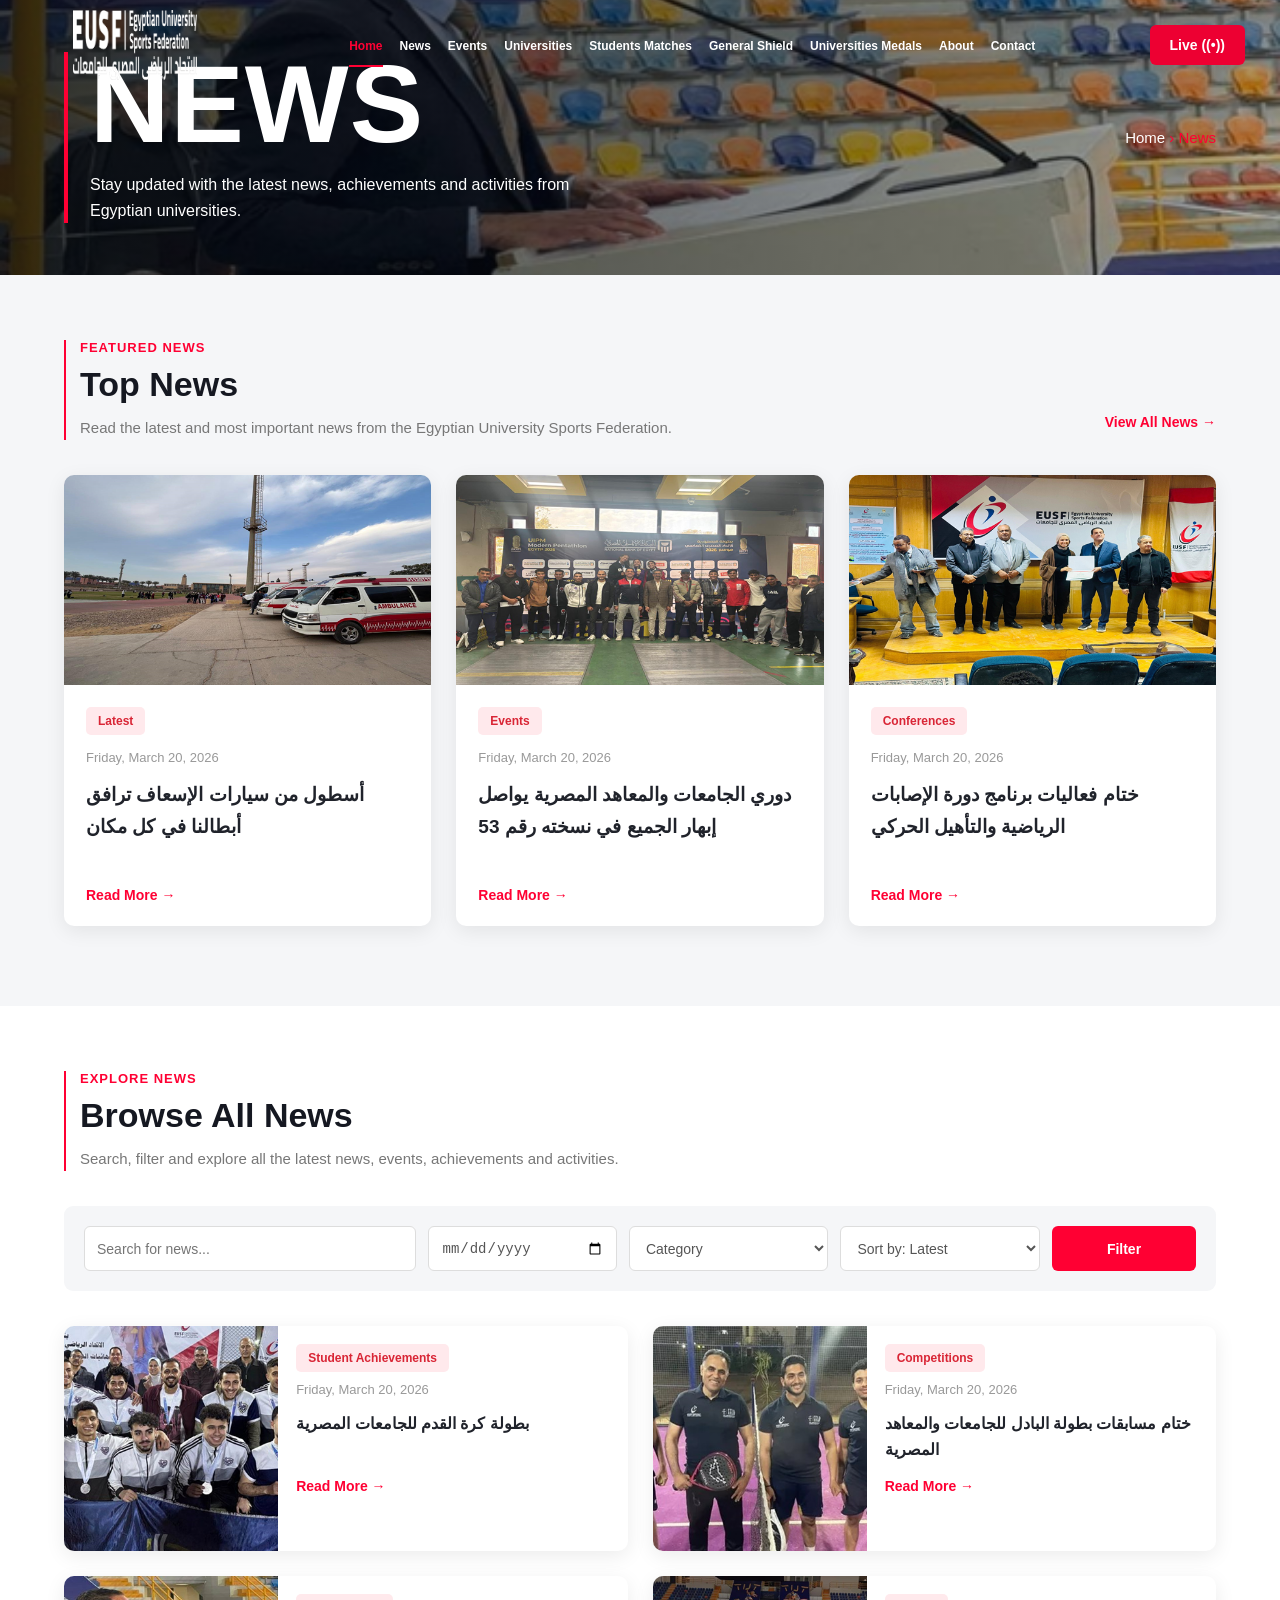
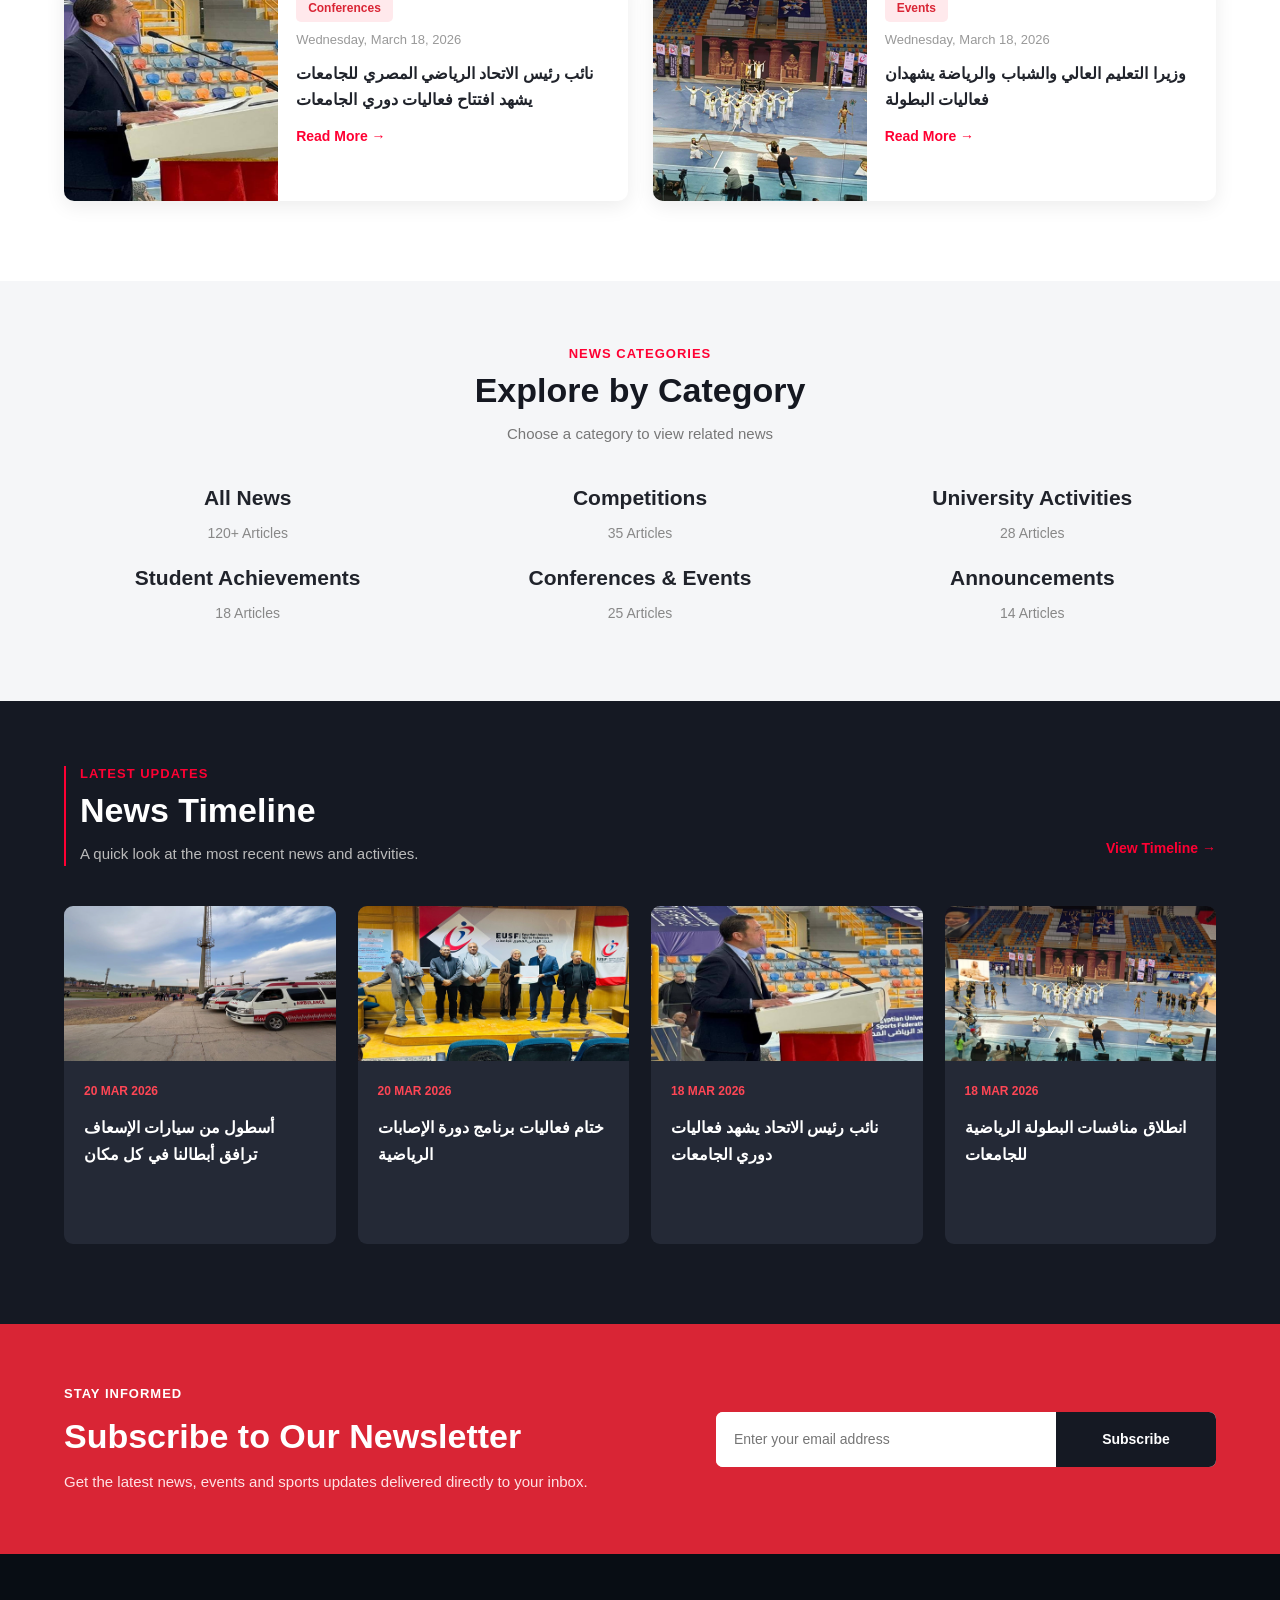
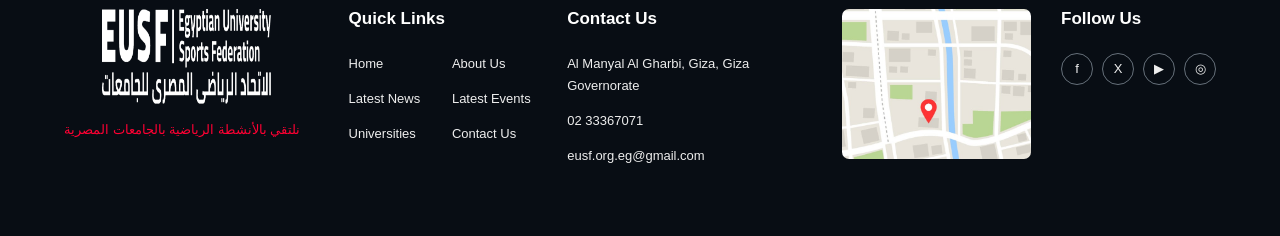
<file: index.html>
<!DOCTYPE html>
<html lang="en">
<head>
    <meta charset="UTF-8">
    <meta name="viewport" content="width=device-width, initial-scale=1.0">
    <link rel="stylesheet" href="style.css">
    <title>EUSF | News</title>
</head>

<body>

<!-- HEADER -->

<header class="header">

    <div class="logo">
        <img src="img/event34.png" alt="EUSF Logo">
    </div>

    <nav class="nav">
        <ul>
            <li><a href="#" id="nav-home"></a></li>
            <li><a href="index.html" id="nav-news"></a></li>
            <li><a href="events.html" id="nav-events"></a></li>
            <li><a href="#" id="nav-universities"></a></li>
            <li><a href="#" id="nav-matches"></a></li>
            <li><a href="#" id="nav-shield"></a></li>
            <li><a href="#" id="nav-medals"></a></li>
            <li><a href="#" id="nav-about"></a></li>
            <li><a href="#" id="nav-contact"></a></li>
        </ul>
    </nav>

    <button id="live-btn"></button>

</header>

<main>

<!-- HERO -->

<section class="hero">

    <div class="hero-text">
        <h1 id="hero-title"></h1>
        <p id="hero-description"></p>
    </div>

    <div class="breadcrumb">
        <a href="#" id="breadcrumb-home"></a>
        <span id="breadcrumb-news"></span>
    </div>

</section>

<!-- TOP NEWS -->

<section class="top-news">

    <div class="title">
        <span id="featured-label"></span>
        <h2 id="top-title"></h2>
        <p id="top-description"></p>
        <a href="#" id="view-all"></a>
    </div>

    <ul class="cards">

        <li class="card">
            <img id="top-img1" src="img/1.jpg" alt="News">
            <div class="info">
                <span id="top-tag1"></span>
                <p id="top-date1"></p>
                <h3 id="top-news1"></h3>
                <a href="#" id="top-read1"></a>
            </div>
        </li>

        <li class="card">
            <img id="top-img2" src="img/2.jpg" alt="News">
            <div class="info">
                <span id="top-tag2"></span>
                <p id="top-date2"></p>
                <h3 id="top-news2"></h3>
                <a href="#" id="top-read2"></a>
            </div>
        </li>

        <li class="card">
            <img id="top-img3" src="img/3.jpg" alt="News">
            <div class="info">
                <span id="top-tag3"></span>
                <p id="top-date3"></p>
                <h3 id="top-news3"></h3>
                <a href="#" id="top-read3"></a>
            </div>
        </li>

    </ul>

</section>

<!-- BROWSE NEWS -->

<section class="browse-news">

    <div class="title">
        <span id="explore-label"></span>
        <h2 id="browse-title"></h2>
        <p id="browse-description"></p>
    </div>

    <div class="filters">

        <input type="text" id="search" placeholder="Search for news...">

        <input type="date" id="date">

        <select id="category">
            <option value="all" id="category-all"></option>
            <option value="Competitions" id="category-competitions"></option>
            <option value="Events" id="category-events"></option>
            <option value="Conferences" id="category-conferences"></option>
        </select>

        <select id="sort">
            <option id="sort-latest"></option>
            <option id="sort-oldest"></option>
        </select>

        <button id="filter-btn"></button>

    </div>

    <ul class="cards">

        <li class="card">
            <img src="img/4.jpg" alt="News">
            <div class="info">
                <span id="news-tag1"></span>
                <p id="news-date1"></p>
                <h3 id="news-title1"></h3>
                <a href="#" id="news-read1"></a>
            </div>
        </li>

        <li class="card">
            <img src="img/5.jpeg" alt="News">
            <div class="info">
                <span id="news-tag2"></span>
                <p id="news-date2"></p>
                <h3 id="news-title2"></h3>
                <a href="#" id="news-read2"></a>
            </div>
        </li>

        <li class="card">
            <img src="img/7.jpg" alt="News">
            <div class="info">
                <span id="news-tag3"></span>
                <p id="news-date3"></p>
                <h3 id="news-title3"></h3>
                <a href="#" id="news-read3"></a>
            </div>
        </li>

        <li class="card">
            <img src="img/10.jpg" alt="News">
            <div class="info">
                <span id="news-tag4"></span>
                <p id="news-date4"></p>
                <h3 id="news-title4"></h3>
                <a href="#" id="news-read4"></a>
            </div>
        </li>

    </ul>

</section>



<section class="categories">

    <div class="title">
        <span id="categories-label"></span>
        <h2 id="categories-title"></h2>
        <p id="categories-description"></p>
    </div>

    <ul class="category-cards">
        <li>
            <h3 id="cat-title1"></h3>
            <p id="cat-count1"></p>
        </li>
        <li>
            <h3 id="cat-title2"></h3>
            <p id="cat-count2"></p>
        </li>
        <li>
            <h3 id="cat-title3"></h3>
            <p id="cat-count3"></p>
        </li>
        <li>
            <h3 id="cat-title4"></h3>
            <p id="cat-count4"></p>
        </li>
        <li>
            <h3 id="cat-title5"></h3>
            <p id="cat-count5"></p>
        </li>
        <li>
            <h3 id="cat-title6"></h3>
            <p id="cat-count6"></p>
        </li>
    </ul>

</section>

<!-- TIMELINE -->

<section class="timeline">

    <div class="title">
        <span id="timeline-label"></span>
        <h2 id="timeline-title"></h2>
        <p id="timeline-description"></p>
        <a href="#" id="timeline-link"></a>
    </div>

    <ul class="timeline-cards">

        <li class="card">
            <img src="img/1.jpg" alt="News">
            <div class="info">
                <span id="time-date1"></span>
                <h3 id="time-title1"></h3>
            </div>
        </li>

        <li class="card">
            <img src="img/3.jpg" alt="News">
            <div class="info">
                <span id="time-date2"></span>
                <h3 id="time-title2"></h3>
            </div>
        </li>

        <li class="card">
            <img src="img/7.jpg" alt="News">
            <div class="info">
                <span id="time-date3"></span>
                <h3 id="time-title3"></h3>
            </div>
        </li>

        <li class="card">
            <img src="img/10.jpg" alt="News">
            <div class="info">
                <span id="time-date4"></span>
                <h3 id="time-title4"></h3>
            </div>
        </li>

    </ul>

</section>



<section class="newsletter">

    <div class="newsletter-text">
        <span id="newsletter-label"></span>
        <h2 id="newsletter-title"></h2>
        <p id="newsletter-description"></p>
    </div>

    <div class="newsletter-form">
        <input type="email" id="email" placeholder="Enter your email address">
        <button id="subscribe-btn"></button>
    </div>

    <p id="subscribe-message"></p>

</section>

</main>

<!-- FOOTER -->

<footer class="footer">

    <div class="footer-logo">
        <img src="img/event34.png" alt="EUSF Logo">
        <p id="footer-description"></p>
    </div>

    <div class="footer-links">
        <h3 id="footer-links-title"></h3>
        <ul>
            <li><a href="#" id="footer-home"></a></li>
            <li><a href="#" id="footer-about"></a></li>
            <li><a href="index.html" id="footer-news"></a></li>
            <li><a href="events.html" id="footer-events"></a></li>
            <li><a href="#" id="footer-universities"></a></li>
            <li><a href="#" id="footer-contact"></a></li>
        </ul>
    </div>

    <div class="footer-contact">
        <h3 id="footer-contact-title"></h3>
        <p id="footer-address"></p>
        <p id="footer-phone"></p>
        <p id="footer-email"></p>
    </div>

    <div class="footer-map">
        <img src="img/locationjpg.jpg" alt="Location Map">
    </div>

    <div class="footer-social">
        <h3 id="footer-social-title"></h3>
        <ul>
            <li><a href="#" id="facebook"></a></li>
            <li><a href="#" id="twitter"></a></li>
            <li><a href="#" id="youtube"></a></li>
            <li><a href="#" id="instagram"></a></li>
        </ul>
    </div>

</footer>

<!-- JAVASCRIPT -->

<script>

document.getElementById("nav-home").innerHTML = "Home";
document.getElementById("nav-news").innerHTML = "News";
document.getElementById("nav-events").innerHTML = "Events";
document.getElementById("nav-universities").innerHTML = "Universities";
document.getElementById("nav-matches").innerHTML = "Students Matches";
document.getElementById("nav-shield").innerHTML = "General Shield";
document.getElementById("nav-medals").innerHTML = "Universities Medals";
document.getElementById("nav-about").innerHTML = "About";
document.getElementById("nav-contact").innerHTML = "Contact";
document.getElementById("live-btn").innerHTML = "Live ((•))";

document.getElementById("hero-title").innerHTML = "NEWS";
document.getElementById("hero-description").innerHTML = "Stay updated with the latest news, achievements and activities from Egyptian universities.";
document.getElementById("breadcrumb-home").innerHTML = "Home";
document.getElementById("breadcrumb-news").innerHTML = " › News";

document.getElementById("featured-label").innerHTML = "FEATURED NEWS";
document.getElementById("top-title").innerHTML = "Top News";
document.getElementById("top-description").innerHTML = "Read the latest and most important news from the Egyptian University Sports Federation.";
document.getElementById("view-all").innerHTML = "View All News →";

let topTitles = [
    "أسطول من سيارات الإسعاف ترافق أبطالنا في كل مكان",
    "دوري الجامعات والمعاهد المصرية يواصل إبهار الجميع في نسخته رقم 53",
    "ختام فعاليات برنامج دورة الإصابات الرياضية والتأهيل الحركي"
];

let topImages = [
    "img/1.jpg",
    "img/2.jpg",
    "img/3.jpg"
];

let topTags = [
    "Latest",
    "Events",
    "Conferences"
];

let random = Math.floor(Math.random() * 3);

document.getElementById("top-img1").src = topImages[random];
document.getElementById("top-news1").innerHTML = topTitles[random];
document.getElementById("top-tag1").innerHTML = topTags[random];

document.getElementById("top-img2").src = topImages[(random + 1) % 3];
document.getElementById("top-news2").innerHTML = topTitles[(random + 1) % 3];
document.getElementById("top-tag2").innerHTML = topTags[(random + 1) % 3];

document.getElementById("top-img3").src = topImages[(random + 2) % 3];
document.getElementById("top-news3").innerHTML = topTitles[(random + 2) % 3];
document.getElementById("top-tag3").innerHTML = topTags[(random + 2) % 3];

document.getElementById("top-date1").innerHTML = "Friday, March 20, 2026";
document.getElementById("top-date2").innerHTML = "Friday, March 20, 2026";
document.getElementById("top-date3").innerHTML = "Friday, March 20, 2026";

document.getElementById("top-read1").innerHTML = "Read More →";
document.getElementById("top-read2").innerHTML = "Read More →";
document.getElementById("top-read3").innerHTML = "Read More →";

document.getElementById("explore-label").innerHTML = "EXPLORE NEWS";
document.getElementById("browse-title").innerHTML = "Browse All News";
document.getElementById("browse-description").innerHTML = "Search, filter and explore all the latest news, events, achievements and activities.";

document.getElementById("category-all").innerHTML = "Category";
document.getElementById("category-competitions").innerHTML = "Competitions";
document.getElementById("category-events").innerHTML = "Events";
document.getElementById("category-conferences").innerHTML = "Conferences";
document.getElementById("sort-latest").innerHTML = "Sort by: Latest";
document.getElementById("sort-oldest").innerHTML = "Sort by: Oldest";
document.getElementById("filter-btn").innerHTML = "Filter";

document.getElementById("news-tag1").innerHTML = "Student Achievements";
document.getElementById("news-tag2").innerHTML = "Competitions";
document.getElementById("news-tag3").innerHTML = "Conferences";
document.getElementById("news-tag4").innerHTML = "Events";

document.getElementById("news-date1").innerHTML = "Friday, March 20, 2026";
document.getElementById("news-date2").innerHTML = "Friday, March 20, 2026";
document.getElementById("news-date3").innerHTML = "Wednesday, March 18, 2026";
document.getElementById("news-date4").innerHTML = "Wednesday, March 18, 2026";

document.getElementById("news-title1").innerHTML = "بطولة كرة القدم للجامعات المصرية";
document.getElementById("news-title2").innerHTML = "ختام مسابقات بطولة البادل للجامعات والمعاهد المصرية";
document.getElementById("news-title3").innerHTML = "نائب رئيس الاتحاد الرياضي المصري للجامعات يشهد افتتاح فعاليات دوري الجامعات";
document.getElementById("news-title4").innerHTML = "وزيرا التعليم العالي والشباب والرياضة يشهدان فعاليات البطولة";

document.getElementById("news-read1").innerHTML = "Read More →";
document.getElementById("news-read2").innerHTML = "Read More →";
document.getElementById("news-read3").innerHTML = "Read More →";
document.getElementById("news-read4").innerHTML = "Read More →";

document.getElementById("categories-label").innerHTML = "NEWS CATEGORIES";
document.getElementById("categories-title").innerHTML = "Explore by Category";
document.getElementById("categories-description").innerHTML = "Choose a category to view related news";

document.getElementById("cat-title1").innerHTML = "All News";
document.getElementById("cat-title2").innerHTML = "Competitions";
document.getElementById("cat-title3").innerHTML = "University Activities";
document.getElementById("cat-title4").innerHTML = "Student Achievements";
document.getElementById("cat-title5").innerHTML = "Conferences & Events";
document.getElementById("cat-title6").innerHTML = "Announcements";

document.getElementById("cat-count1").innerHTML = "120+ Articles";
document.getElementById("cat-count2").innerHTML = "35 Articles";
document.getElementById("cat-count3").innerHTML = "28 Articles";
document.getElementById("cat-count4").innerHTML = "18 Articles";
document.getElementById("cat-count5").innerHTML = "25 Articles";
document.getElementById("cat-count6").innerHTML = "14 Articles";

document.getElementById("timeline-label").innerHTML = "LATEST UPDATES";
document.getElementById("timeline-title").innerHTML = "News Timeline";
document.getElementById("timeline-description").innerHTML = "A quick look at the most recent news and activities.";
document.getElementById("timeline-link").innerHTML = "View Timeline →";

document.getElementById("time-date1").innerHTML = "20 MAR 2026";
document.getElementById("time-date2").innerHTML = "20 MAR 2026";
document.getElementById("time-date3").innerHTML = "18 MAR 2026";
document.getElementById("time-date4").innerHTML = "18 MAR 2026";

document.getElementById("time-title1").innerHTML = "أسطول من سيارات الإسعاف ترافق أبطالنا في كل مكان";
document.getElementById("time-title2").innerHTML = "ختام فعاليات برنامج دورة الإصابات الرياضية";
document.getElementById("time-title3").innerHTML = "نائب رئيس الاتحاد يشهد فعاليات دوري الجامعات";
document.getElementById("time-title4").innerHTML = "انطلاق منافسات البطولة الرياضية للجامعات";

document.getElementById("newsletter-label").innerHTML = "STAY INFORMED";
document.getElementById("newsletter-title").innerHTML = "Subscribe to Our Newsletter";
document.getElementById("newsletter-description").innerHTML = "Get the latest news, events and sports updates delivered directly to your inbox.";
document.getElementById("subscribe-btn").innerHTML = "Subscribe";

document.getElementById("footer-description").innerHTML = "نلتقي بالأنشطة الرياضية بالجامعات المصرية";

document.getElementById("footer-links-title").innerHTML = "Quick Links";
document.getElementById("footer-home").innerHTML = "Home";
document.getElementById("footer-about").innerHTML = "About Us";
document.getElementById("footer-news").innerHTML = "Latest News";
document.getElementById("footer-events").innerHTML = "Latest Events";
document.getElementById("footer-universities").innerHTML = "Universities";
document.getElementById("footer-contact").innerHTML = "Contact Us";

document.getElementById("footer-contact-title").innerHTML = "Contact Us";
document.getElementById("footer-address").innerHTML = "Al Manyal Al Gharbi, Giza, Giza Governorate";
document.getElementById("footer-phone").innerHTML = "02 33367071";
document.getElementById("footer-email").innerHTML = "eusf.org.eg@gmail.com";

document.getElementById("footer-social-title").innerHTML = "Follow Us";
document.getElementById("facebook").innerHTML = "f";
document.getElementById("twitter").innerHTML = "X";
document.getElementById("youtube").innerHTML = "▶";
document.getElementById("instagram").innerHTML = "◎";

</script>

</body>
</html>
</file>
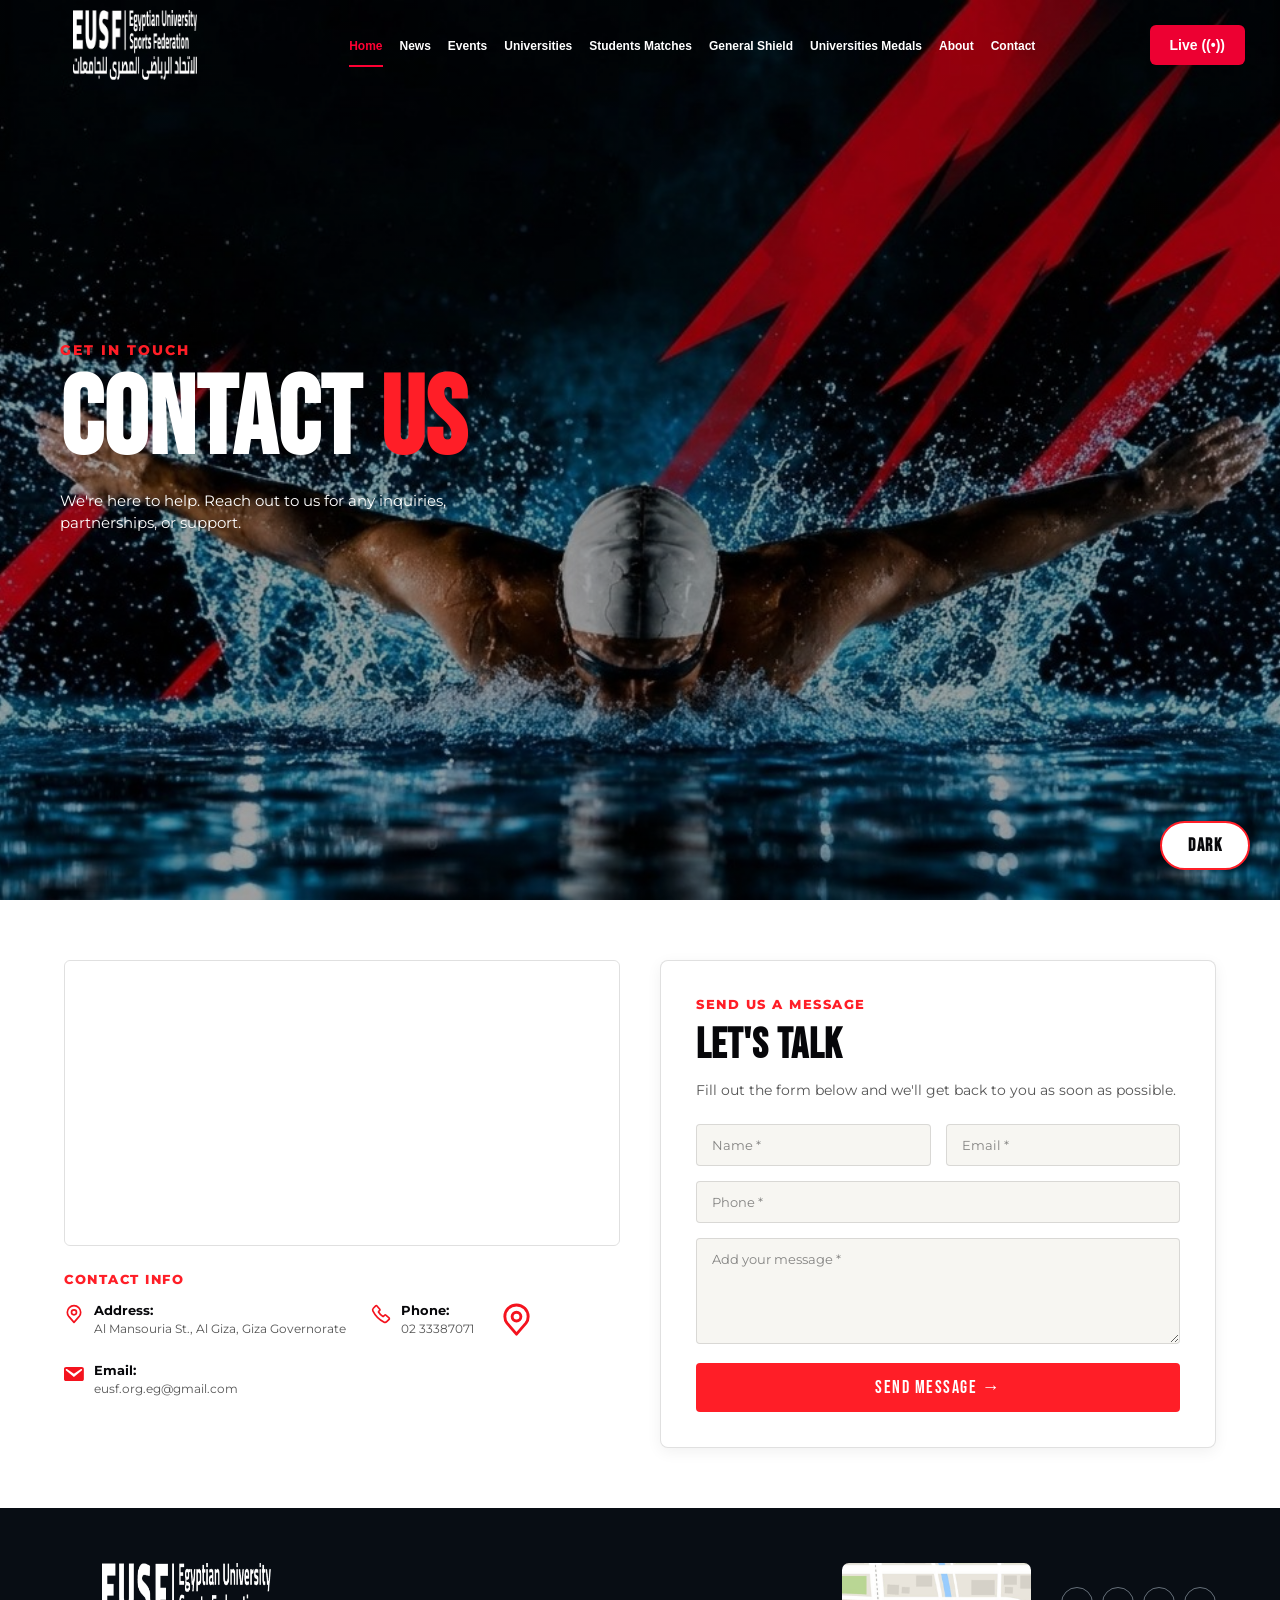
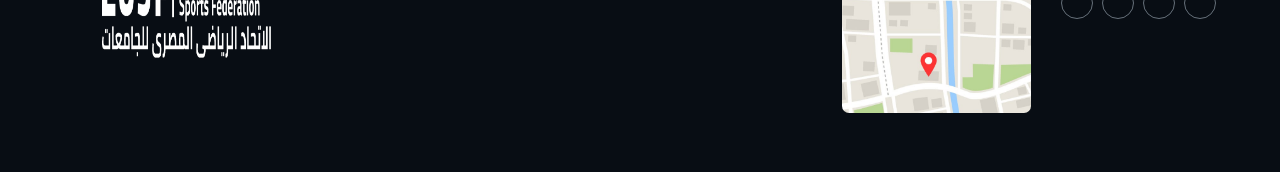
<file: contact.html>
<!DOCTYPE html>
<html lang="en">
<head>
    <meta charset="UTF-8">
    <meta name="viewport" content="width=device-width, initial-scale=1.0">
    <link rel="stylesheet" href="style.css">

<link rel="preconnect" href="https://fonts.googleapis.com">
<link rel="preconnect" href="https://fonts.gstatic.com" crossorigin>
<link href="https://fonts.googleapis.com/css2?family=Amiri:ital,wght@0,400;0,700;1,400;1,700&family=Bebas+Neue&family=Montserrat:ital,wght@0,100..900;1,100..900&family=Sora:wght@100..800&display=swap" rel="stylesheet">
    <title>Eusf Home</title>
</head>

<body>



<header class="header">

    <div class="logo">
        <img src="img/event34.png" alt="EUSF Logo">
    </div>

    <nav class="nav">
        <ul>
            <li><a href="home.html" id="nav-home"></a></li>
            <li><a href="index.html" id="nav-news"></a></li>
            <li><a href="events.html" id="nav-events"></a></li>
            <li><a href="#" id="nav-universities"></a></li>
            <li><a href="#" id="nav-matches"></a></li>
            <li><a href="#" id="nav-shield"></a></li>
            <li><a href="#" id="nav-medals"></a></li>
            <li><a href="#" id="nav-about"></a></li>
            <li><a href="contact.html" id="nav-contact"></a></li>
        </ul>
    </nav>

    <button id="live-btn"></button>

</header>

<main>


    


    <section class="he-ro1">

        <button id="theme-toggle" class="theme-toggle-btn" aria-label="Toggle Theme">
    <span id="theme-text">DARK</span>
    </button>

        <div class="hero-content">
    <h5 id="hero-tag"></h5>
    <h1 id="hero-title"></h1>
    <p id="hero-desc"></p>
     
    </div>

    </section>
    <section class="contact-section">
    <div class="contact-container">
        
      
        <div class="contact-left">
            <div class="map-wrapper">
                <iframe 
                    src="https://www.google.com/maps/embed?pb=!1m18!1m12!1m3!1d3454.088612014496!2d31.2081078!3d30.0343272!2m3!1f0!2f0!3f0!3m2!1i1024!2i768!4f13.1!3m3!1m2!1s0x145846cd2ef3bc09%3A0xbef0b7ee22d7a965!2sEgyptian%20Sports%20Federation%20For%20Universities!5e0!3m2!1sen!2seg!4v1710000000000!5m2!1sen!2seg" 
                    width="100%" 
                    height="280" 
                    style="border:0;" 
                    allowfullscreen="" 
                    loading="lazy">
                </iframe>
            </div>

            <div class="contact-info-block">
                <h5 id="info-tag" class="section-tag"></h5>
                <div class="info-grid">
                    
                    <div class="info-item">
                        <img id="img-addr" class="info-icon-img">
                        <div>
                            <strong id="lbl-addr"></strong>
                            <p id="val-addr"></p>
                        </div>
                    </div>

                    <div class="info-item">
                        <img id="img-phone" class="info-icon-img">
                        <div>
                            <strong id="lbl-phone"></strong>
                            <p id="val-phone"></p>
                        </div>
                    </div>
 <img src="img-habiba/location.svg" alt="">
                    <div class="info-item">
                        <img id="img-email" class="info-icon-img">
                        <div>
                            <strong id="lbl-email"></strong>
                            <p id="val-email"></p>
                        </div>
                    </div>

                </div>
            </div>
        </div>

       
        <div class="contact-right">
            <h5 id="form-tag" class="section-tag"></h5>
            <h2 id="form-title" class="form-title"></h2>
            <p id="form-desc" class="form-desc"></p>

            <form class="contact-form">
                <div class="form-row">
                    <input type="text" id="inp-name" required>
                    <input type="email" id="inp-email" required>
                </div>
                
                <div class="form-group">
                    <input type="tel" id="inp-phone" required>
                </div>

                <div class="form-group">
                    <textarea rows="5" id="inp-msg" required></textarea>
                </div>

                <button type="submit" id="btn-send" class="submit-btn"></button>
            </form>
        </div>

    </div>
</section>

   

</main>


<footer class="footer">

        <div class="footer-logo">
            <img src="img/event34.png" alt="EUSF Logo">
            <p id="footer-description"></p>
        </div>

        <div class="footer-links">
            <h3 id="footer-links-title"></h3>
            <ul>
                <li><a href="#" id="footer-home"></a></li>
                <li><a href="#" id="footer-about"></a></li>
                <li><a href="index.html" id="footer-news"></a></li>
                <li><a href="events.html" id="footer-events"></a></li>
                <li><a href="#" id="footer-universities"></a></li>
                <li><a href="#" id="footer-contact"></a></li>
            </ul>
        </div>

        <div class="footer-contact">
            <h3 id="footer-contact-title"></h3>
            <p id="footer-address"></p>
            <p id="footer-phone"></p>
            <p id="footer-email"></p>
        </div>

        <div class="footer-map">
            <img src="img/locationjpg.jpg" alt="Location Map">
        </div>

        <div class="footer-social">
            <h3 id="footer-social-title"></h3>
            <ul>
                <li><a href="#" id="facebook"></a></li>
                <li><a href="#" id="twitter"></a></li>
                <li><a href="#" id="youtube"></a></li>
                <li><a href="#" id="instagram"></a></li>
            </ul>
        </div>

    </footer>



     <script>

        document.getElementById("nav-home").innerHTML = "Home";
document.getElementById("nav-news").innerHTML = "News";
document.getElementById("nav-events").innerHTML = "Events";
document.getElementById("nav-universities").innerHTML = "Universities";
document.getElementById("nav-matches").innerHTML = "Students Matches";
document.getElementById("nav-shield").innerHTML = "General Shield";
document.getElementById("nav-medals").innerHTML = "Universities Medals";
document.getElementById("nav-about").innerHTML = "About";
document.getElementById("nav-contact").innerHTML = "Contact";
document.getElementById("live-btn").innerHTML = "Live ((•))";

       


</script>



<script>

    let themeBtn = document.getElementById("theme-toggle");
let themeText = document.getElementById("theme-text");

themeBtn.addEventListener("click", function () {
   
    document.body.classList.toggle("dark-mode");

  
    if (document.body.classList.contains("dark-mode")) {
        themeText.innerText = "LIGHT"; 
        themeBtn.classList.add("is-dark");
    } else {
        themeText.innerText = "DARK"; // 
        themeBtn.classList.remove("is-dark"); 
    }
});

    document.getElementById("partners-tag").innerText = "OFFICIAL PARTNERS & SPONSORS";
document.getElementById("partners-title").innerText = "TRUSTED BY GLOBAL BRANDS";
document.getElementById("partners-desc").innerText = "Partners who share our vision.";



let nextGenData = {
    tag: "THE NEXT GENERATION",
    title: "YOUNG TALENT.<br>BIGGER DREAMS.",
    desc: "Supporting student athletes across Egypt's universities and empowering them to reach their full potential.",
    btnText: "JOIN OUR COMMUNITY"
};


document.getElementById("gen-tag").innerText = nextGenData.tag;
document.getElementById("gen-title").innerHTML = nextGenData.title;
document.getElementById("gen-desc").innerText = nextGenData.desc;
document.getElementById("gen-btn").innerText = nextGenData.btnText

let sportsData = [
    { name: "FOOTBALL", img: "img-habiba/football.jpg" },
    { name: "BASKETBALL", img: "img-habiba/Hoops & Hijab_ The Power of a Smile (1).jpg" },
    { name: "VOLLEYBALL", img: "img-habiba/volleyball.jpg" },
    { name: "SWIMMING", img: "img-habiba/swimming.jpg" },
    { name: "ATHLETICS", img: "img-habiba/athletics.jpg" },
    { name: "TENNIS", img: "img-habiba/tennis.jpg" }
];

document.getElementById("sports-container").innerHTML = `
    <div class="card-bg" style="background-image: url('${sportsData[0].img}');"></div>
    <div class="card-overlay"></div>
    <div class="card-content">
        <span class="sport-name">${sportsData[0].name}</span>
        <span class="sport-arrow">→</span>
    </div>
`;

document.getElementById("sports-container-1").innerHTML = `
    <div class="card-bg" style="background-image: url('${sportsData[1].img}');"></div>
    <div class="card-overlay"></div>
    <div class="card-content">
        <span class="sport-name">${sportsData[1].name}</span>
        <span class="sport-arrow">→</span>
    </div>
`;
    


document.getElementById("sports-container-2").innerHTML = `
    <div class="card-bg" style="background-image: url('${sportsData[2].img}');"></div>
    <div class="card-overlay"></div>
    <div class="card-content">
        <span class="sport-name">${sportsData[2].name}</span>
        <span class="sport-arrow">→</span>
    </div>
`;



document.getElementById("sports-container-3").innerHTML = `
    <div class="card-bg" style="background-image: url('${sportsData[3].img}');"></div>
    <div class="card-overlay"></div>
    <div class="card-content">
        <span class="sport-name">${sportsData[3].name}</span>
        <span class="sport-arrow">→</span>
    </div>
`;



document.getElementById("sports-container-4").innerHTML = `
    <div class="card-bg" style="background-image: url('${sportsData[4].img}');"></div>
    <div class="card-overlay"></div>
    <div class="card-content">
        <span class="sport-name">${sportsData[4].name}</span>
        <span class="sport-arrow">→</span>
    </div>
`;



document.getElementById("champ-tag").innerText = "UPCOMING CHAMPIONSHIPS";
document.getElementById("champ-title").innerHTML = "EGYPTIAN UNIVERSITY<br>CHAMPIONSHIPS";
document.getElementById("champ-desc").innerText = "The Egyptian Universities Sports Federation organizes a wide range of championships and tournaments throughout the year.";


let championshipsData = [
    {
        title: "UNIVERSITY OLYMPICS",
        date: "12 - 16 NOV 2025",
        location: "Cairo, Egypt",
        img: "img-habiba/championship1.jpg"
    },
    {
        title: "BASKETBALL CHAMPIONSHIP",
        date: "03 - 08 DEC 2025",
        location: "Cairo, Egypt",
        img: "img-habiba/championship2.jpg"
    },
    {
        title: "ATHLETICS CHAMPIONSHIP",
        date: "15 - 21 JAN 2026",
        location: "Cairo, Egypt",
        img: "img-habiba/championship3.jpg"
    }
];

document.getElementById("championships-container").innerHTML = `

    <div class="champ-card">
        <div class="champ-img-box">
            <img src="${championshipsData[0].img}" alt="${championshipsData[0].title}">
        </div>
        <div class="champ-card-body">
            <span class="champ-date">${championshipsData[0].date}</span>
            <h4 class="champ-card-title">${championshipsData[0].title}</h4>
            <div class="champ-card-footer">
                <span class="champ-location">${championshipsData[0].location}</span>
            </div>
        </div>
    </div>

  
    <div class="champ-card">
        <div class="champ-img-box">
            <img src="${championshipsData[1].img}" alt="${championshipsData[1].title}">
        </div>
        <div class="champ-card-body">
            <span class="champ-date">${championshipsData[1].date}</span>
            <h4 class="champ-card-title">${championshipsData[1].title}</h4>
            <div class="champ-card-footer">
                <span class="champ-location">${championshipsData[1].location}</span>
            </div>
        </div>
    </div>


    <div class="champ-card">
        <div class="champ-img-box">
            <img src="${championshipsData[2].img}" alt="${championshipsData[2].title}">
        </div>
        <div class="champ-card-body">
            <span class="champ-date">${championshipsData[2].date}</span>
            <h4 class="champ-card-title">${championshipsData[2].title}</h4>
            <div class="champ-card-footer">
                <span class="champ-location">${championshipsData[2].location}</span>
            </div>
        </div>
    </div>
`;
    document.getElementById("sup-2").innerText = "OUR SPORTS";
    document.getElementById("tit-2").innerHTML = "DIFFERENT SPORTS.<br>ONE COMMUNITY.";
    document.getElementById("btn-h").innerText = "EXPLORE OUR SPORTS";

    document.getElementById("p-h").innerHTML = "Uniting Egypt’s universities through sports, building champions on<br> and off the field.";

document.getElementById("min").innerHTML = "EGYPTIAN UNIVERSITIES<br>SPORTS FEDERATION";
document.getElementById("hero-tit").innerHTML = 'WE PLAY.   <br>WE <span id="hero-2" class="highlight-red">UNITE.</span>';

document.getElementById("hero-title").innerHTML = "NEWS";
document.getElementById("hero-description").innerHTML = "Stay updated with the latest news, achievements and activities from Egyptian universities.";
document.getElementById("breadcrumb-home").innerHTML = "Home";
document.getElementById("breadcrumb-news").innerHTML = " › News";

document.getElementById("featured-label").innerHTML = "FEATURED NEWS";
document.getElementById("top-title").innerHTML = "Top News";
document.getElementById("top-description").innerHTML = "Read the latest and most important news from the Egyptian University Sports Federation.";
document.getElementById("view-all").innerHTML = "View All News →";

let topTitles = [
    "أسطول من سيارات الإسعاف ترافق أبطالنا في كل مكان",
    "دوري الجامعات والمعاهد المصرية يواصل إبهار الجميع في نسخته رقم 53",
    "ختام فعاليات برنامج دورة الإصابات الرياضية والتأهيل الحركي"
];

let topImages = [
    "img/1.jpg",
    "img/2.jpg",
    "img/3.jpg"
];

let topTags = [
    "Latest",
    "Events",
    "Conferences"
];

let random = Math.floor(Math.random() * 3);

document.getElementById("top-img1").src = topImages[random];
document.getElementById("top-news1").innerHTML = topTitles[random];
document.getElementById("top-tag1").innerHTML = topTags[random];

document.getElementById("top-img2").src = topImages[(random + 1) % 3];
document.getElementById("top-news2").innerHTML = topTitles[(random + 1) % 3];
document.getElementById("top-tag2").innerHTML = topTags[(random + 1) % 3];

document.getElementById("top-img3").src = topImages[(random + 2) % 3];
document.getElementById("top-news3").innerHTML = topTitles[(random + 2) % 3];
document.getElementById("top-tag3").innerHTML = topTags[(random + 2) % 3];

document.getElementById("top-date1").innerHTML = "Friday, March 20, 2026";
document.getElementById("top-date2").innerHTML = "Friday, March 20, 2026";
document.getElementById("top-date3").innerHTML = "Friday, March 20, 2026";

document.getElementById("top-read1").innerHTML = "Read More →";
document.getElementById("top-read2").innerHTML = "Read More →";
document.getElementById("top-read3").innerHTML = "Read More →";

document.getElementById("explore-label").innerHTML = "EXPLORE NEWS";
document.getElementById("browse-title").innerHTML = "Browse All News";
document.getElementById("browse-description").innerHTML = "Search, filter and explore all the latest news, events, achievements and activities.";

document.getElementById("category-all").innerHTML = "Category";
document.getElementById("category-competitions").innerHTML = "Competitions";
document.getElementById("category-events").innerHTML = "Events";
document.getElementById("category-conferences").innerHTML = "Conferences";
document.getElementById("sort-latest").innerHTML = "Sort by: Latest";
document.getElementById("sort-oldest").innerHTML = "Sort by: Oldest";
document.getElementById("filter-btn").innerHTML = "Filter";

document.getElementById("news-tag1").innerHTML = "Student Achievements";
document.getElementById("news-tag2").innerHTML = "Competitions";
document.getElementById("news-tag3").innerHTML = "Conferences";
document.getElementById("news-tag4").innerHTML = "Events";

document.getElementById("news-date1").innerHTML = "Friday, March 20, 2026";
document.getElementById("news-date2").innerHTML = "Friday, March 20, 2026";
document.getElementById("news-date3").innerHTML = "Wednesday, March 18, 2026";
document.getElementById("news-date4").innerHTML = "Wednesday, March 18, 2026";

document.getElementById("news-title1").innerHTML = "بطولة كرة القدم للجامعات المصرية";
document.getElementById("news-title2").innerHTML = "ختام مسابقات بطولة البادل للجامعات والمعاهد المصرية";
document.getElementById("news-title3").innerHTML = "نائب رئيس الاتحاد الرياضي المصري للجامعات يشهد افتتاح فعاليات دوري الجامعات";
document.getElementById("news-title4").innerHTML = "وزيرا التعليم العالي والشباب والرياضة يشهدان فعاليات البطولة";

document.getElementById("news-read1").innerHTML = "Read More →";
document.getElementById("news-read2").innerHTML = "Read More →";
document.getElementById("news-read3").innerHTML = "Read More →";
document.getElementById("news-read4").innerHTML = "Read More →";

document.getElementById("categories-label").innerHTML = "NEWS CATEGORIES";
document.getElementById("categories-title").innerHTML = "Explore by Category";
document.getElementById("categories-description").innerHTML = "Choose a category to view related news";

document.getElementById("cat-title1").innerHTML = "All News";
document.getElementById("cat-title2").innerHTML = "Competitions";
document.getElementById("cat-title3").innerHTML = "University Activities";
document.getElementById("cat-title4").innerHTML = "Student Achievements";
document.getElementById("cat-title5").innerHTML = "Conferences & Events";
document.getElementById("cat-title6").innerHTML = "Announcements";

document.getElementById("cat-count1").innerHTML = "120+ Articles";
document.getElementById("cat-count2").innerHTML = "35 Articles";
document.getElementById("cat-count3").innerHTML = "28 Articles";
document.getElementById("cat-count4").innerHTML = "18 Articles";
document.getElementById("cat-count5").innerHTML = "25 Articles";
document.getElementById("cat-count6").innerHTML = "14 Articles";

document.getElementById("timeline-label").innerHTML = "LATEST UPDATES";
document.getElementById("timeline-title").innerHTML = "News Timeline";
document.getElementById("timeline-description").innerHTML = "A quick look at the most recent news and activities.";
document.getElementById("timeline-link").innerHTML = "View Timeline →";

document.getElementById("time-date1").innerHTML = "20 MAR 2026";
document.getElementById("time-date2").innerHTML = "20 MAR 2026";
document.getElementById("time-date3").innerHTML = "18 MAR 2026";
document.getElementById("time-date4").innerHTML = "18 MAR 2026";

document.getElementById("time-title1").innerHTML = "أسطول من سيارات الإسعاف ترافق أبطالنا في كل مكان";
document.getElementById("time-title2").innerHTML = "ختام فعاليات برنامج دورة الإصابات الرياضية";
document.getElementById("time-title3").innerHTML = "نائب رئيس الاتحاد يشهد فعاليات دوري الجامعات";
document.getElementById("time-title4").innerHTML = "انطلاق منافسات البطولة الرياضية للجامعات";

document.getElementById("newsletter-label").innerHTML = "STAY INFORMED";
document.getElementById("newsletter-title").innerHTML = "Subscribe to Our Newsletter";
document.getElementById("newsletter-description").innerHTML = "Get the latest news, events and sports updates delivered directly to your inbox.";
document.getElementById("subscribe-btn").innerHTML = "Subscribe";

document.getElementById("footer-description").innerHTML = "نلتقي بالأنشطة الرياضية بالجامعات المصرية";



</script>


<script>


document.getElementById("athletes-tag").innerText = "ATHLETES";
document.getElementById("athletes-title").innerText = "MEET OUR ATHLETES";
document.getElementById("view-all-link").innerText = "VIEW ALL ATHLETES";
let athletes = [
    {
        name: "Ahmed Elgendy",
        prog: "Modern Pentathlon",
        desc: "Olympic Gold & Silver medalist",
        country: "Egypt",
        image: "img-habiba/ahmed_elgendy.jpg"
    },
    {
        name: "Hana Goda",
        prog: "Table Tennis",
        desc: "African champion and prodigy",
        country: "Egypt",
        image: "img-habiba/hana_goda.jpg"
    },
    {
        name: "Feryal Abdelaziz",
        prog: "Karate",
        desc: "First Egyptian female Olympic Gold medalist",
        country: "Egypt",
        image: "img-habiba/feryal_abdelaziz.jpg"
    },
    {
        name: "Farida Osman",
        prog: "Swimming",
        desc: "Multiple World Championship medalist",
        country: "Egypt",
        image: "img-habiba/farida_osman.jpg"
    }
];

document.getElementById("athletes-grid").innerHTML = `
    <div class="athlete-card">
        <img src="${athletes[0].image}" alt="${athletes[0].name}" class="athlete-img">
        <div class="card-overlay"></div>
      
        <div class="card-content">
            <div class="sport-badge">
                <span class="badge-text">${athletes[0].prog}</span>
            </div>
            <h3 class="athlete-name">${athletes[0].name}</h3>
            <p class="athlete-desc">${athletes[0].desc}</p>
            <div class="card-footer">
                <div class="country-info">
                    <span>${athletes[0].country}</span>
                </div>
            </div>
        </div>
    </div>

    <div class="athlete-card">
        <img src="${athletes[1].image}" alt="${athletes[1].name}" class="athlete-img">
        <div class="card-overlay"></div>
       
        <div class="card-content">
            <div class="sport-badge">
                <span class="badge-text">${athletes[1].prog}</span>
            </div>
            <h3 class="athlete-name">${athletes[1].name}</h3>
            <p class="athlete-desc">${athletes[1].desc}</p>
            <div class="card-footer">
                <div class="country-info">
                    <span>${athletes[1].country}</span>
                </div>
            </div>
        </div>
    </div>

    <div class="athlete-card">
        <img src="${athletes[2].image}" alt="${athletes[2].name}" class="athlete-img">
        <div class="card-overlay"></div>
       
        <div class="card-content">
            <div class="sport-badge">
                <span class="badge-text">${athletes[2].prog}</span>
            </div>
            <h3 class="athlete-name">${athletes[2].name}</h3>
            <p class="athlete-desc">${athletes[2].desc}</p>
            <div class="card-footer">
                <div class="country-info">
                    <span>${athletes[2].country}</span>
                </div>
            </div>
        </div>
    </div>

    <div class="athlete-card">
        <img src="${athletes[3].image}" alt="${athletes[3].name}" class="athlete-img">
        <div class="card-overlay"></div>
      
        <div class="card-content">
            <div class="sport-badge">
                <span class="badge-text">${athletes[3].prog}</span>
            </div>
            <h3 class="athlete-name">${athletes[3].name}</h3>
            <p class="athlete-desc">${athletes[3].desc}</p>
            <div class="card-footer">
                <div class="country-info">
                    <span>${athletes[3].country}</span>
                </div>
            </div>
        </div>
    </div>
` ;

 
</script>


<script>
  
    document.getElementById("info-tag").innerText = "CONTACT INFO";

   
    document.getElementById("lbl-addr").innerText = "Address:";
    document.getElementById("val-addr").innerText = "Al Mansouria St., Al Giza, Giza Governorate";
    document.getElementById("img-addr").src = "img-habiba/location.svg";
    document.getElementById("img-addr").alt = "Address Icon";

  
    document.getElementById("lbl-phone").innerText = "Phone:";
    document.getElementById("val-phone").innerText = "02 33387071";
    document.getElementById("img-phone").src = "img-habiba/phone.svg";
    document.getElementById("img-phone").alt = "Phone Icon";

  
    document.getElementById("lbl-email").innerText = "Email:";
    document.getElementById("val-email").innerText = "eusf.org.eg@gmail.com";
    document.getElementById("img-email").src = "img-habiba/email.svg";
    document.getElementById("img-email").alt = "Email Icon";

  
    document.getElementById("form-tag").innerText = "SEND US A MESSAGE";
    document.getElementById("form-title").innerText = "LET'S TALK";
    document.getElementById("form-desc").innerText = "Fill out the form below and we'll get back to you as soon as possible.";


    document.getElementById("inp-name").placeholder = "Name *";
    document.getElementById("inp-email").placeholder = "Email *";
    document.getElementById("inp-phone").placeholder = "Phone *";
    document.getElementById("inp-msg").placeholder = "Add your message *";


    document.getElementById("btn-send").innerHTML = "SEND MESSAGE &rarr;";

          document.getElementById("hero-tag").innerText = "GET IN TOUCH";

        document.getElementById("hero-title").innerHTML = 'CONTACT <span class="highlight-red">US</span>';

        document.getElementById("hero-desc").innerText = "We're here to help. Reach out to us for any inquiries, partnerships, or support.";

        document.getElementById("hero-btn").innerText = "SEND MESSAGE";
        document.getElementById("footer-description").innerHTML = "نلتقي بالأنشطة الرياضية بالجامعات المصرية";

        document.getElementById("footer-links-title").innerHTML = "Quick Links";
        document.getElementById("footer-home").innerHTML = "Home";
        document.getElementById("footer-about").innerHTML = "About Us";
        document.getElementById("footer-news").innerHTML = "Latest News";
        document.getElementById("footer-events").innerHTML = "Latest Events";
        document.getElementById("footer-universities").innerHTML = "Universities";
        document.getElementById("footer-contact").innerHTML = "Contact Us";

        document.getElementById("footer-contact-title").innerHTML = "Contact Us";
        document.getElementById("footer-address").innerHTML = "Al Manyal Al Gharbi, Giza, Giza Governorate";
        document.getElementById("footer-phone").innerHTML = "02 33367071";
        document.getElementById("footer-email").innerHTML = "eusf.org.eg@gmail.com";

        document.getElementById("footer-social-title").innerHTML = "Follow Us";
        document.getElementById("facebook").innerHTML = "f";
        document.getElementById("twitter").innerHTML = "X";
        document.getElementById("youtube").innerHTML = "▶";
        document.getElementById("instagram").innerHTML = "◎";
</script>


</body>
</html>
</file>
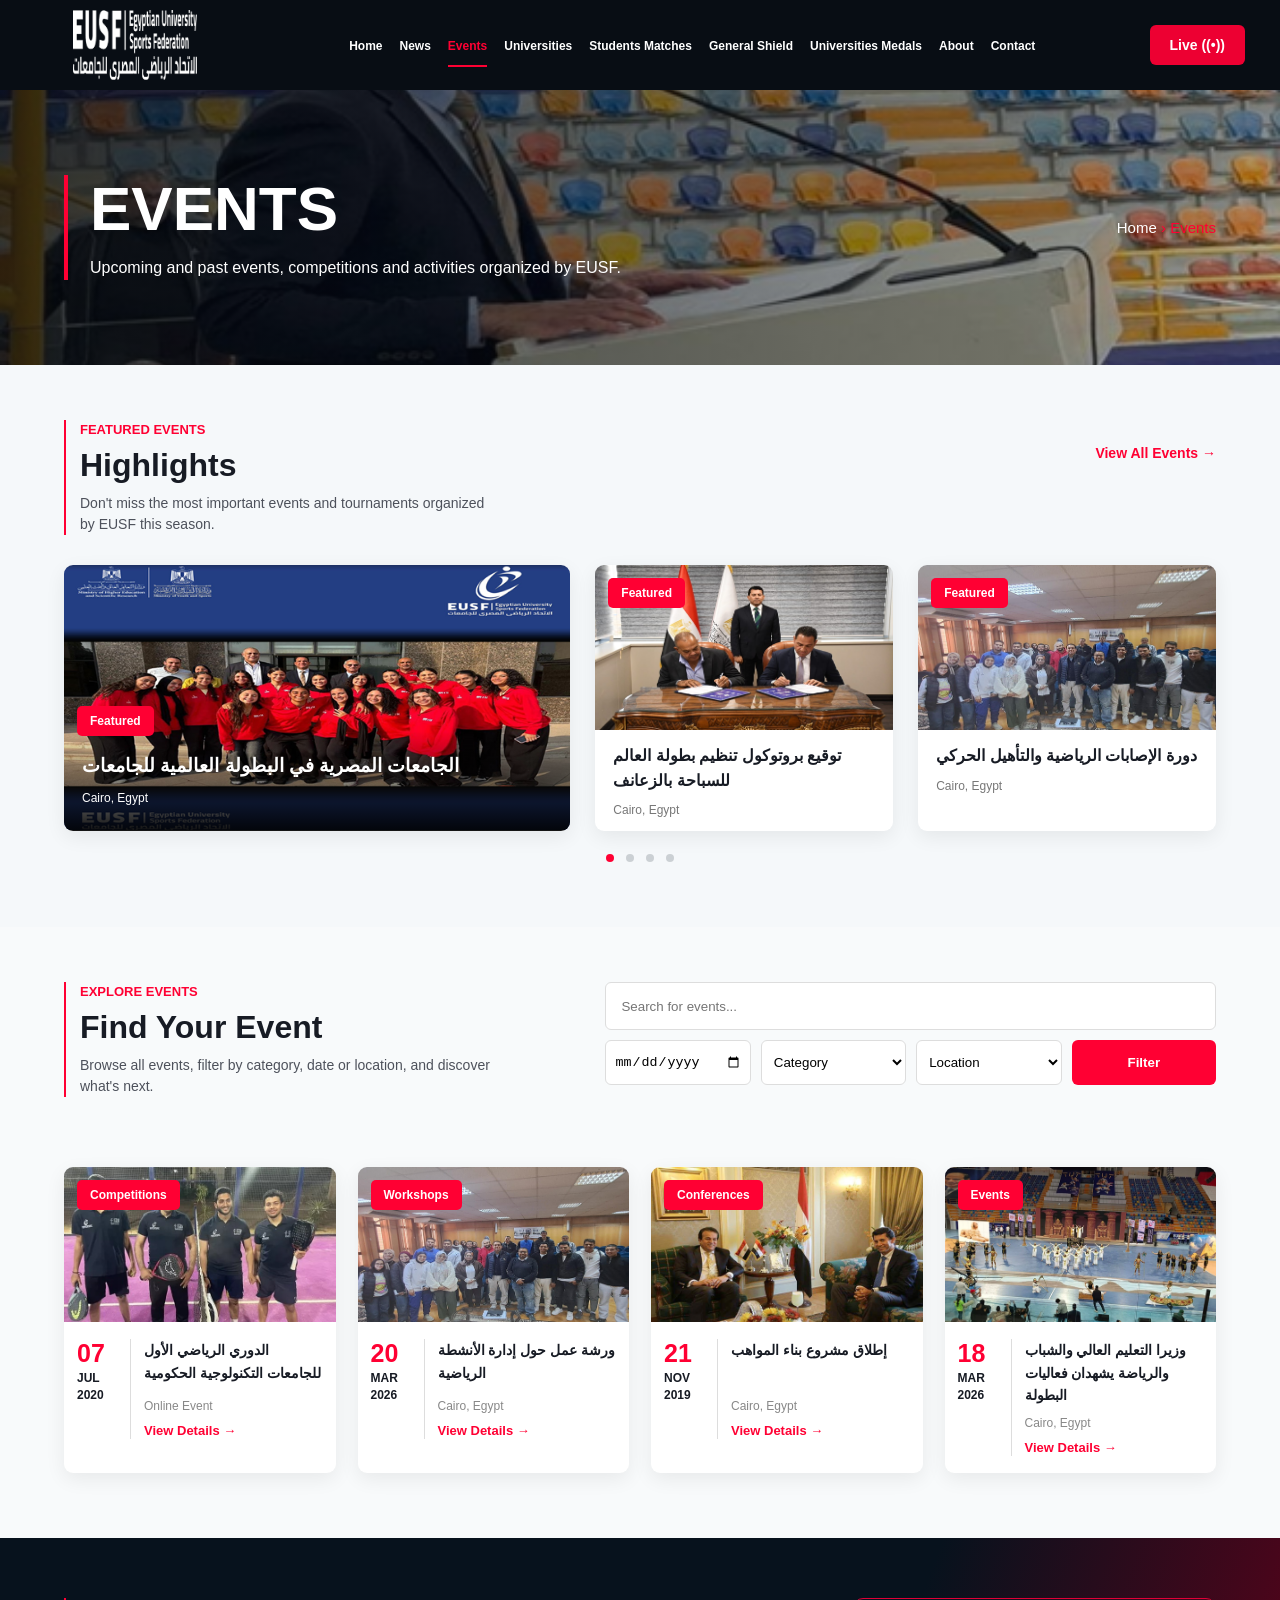
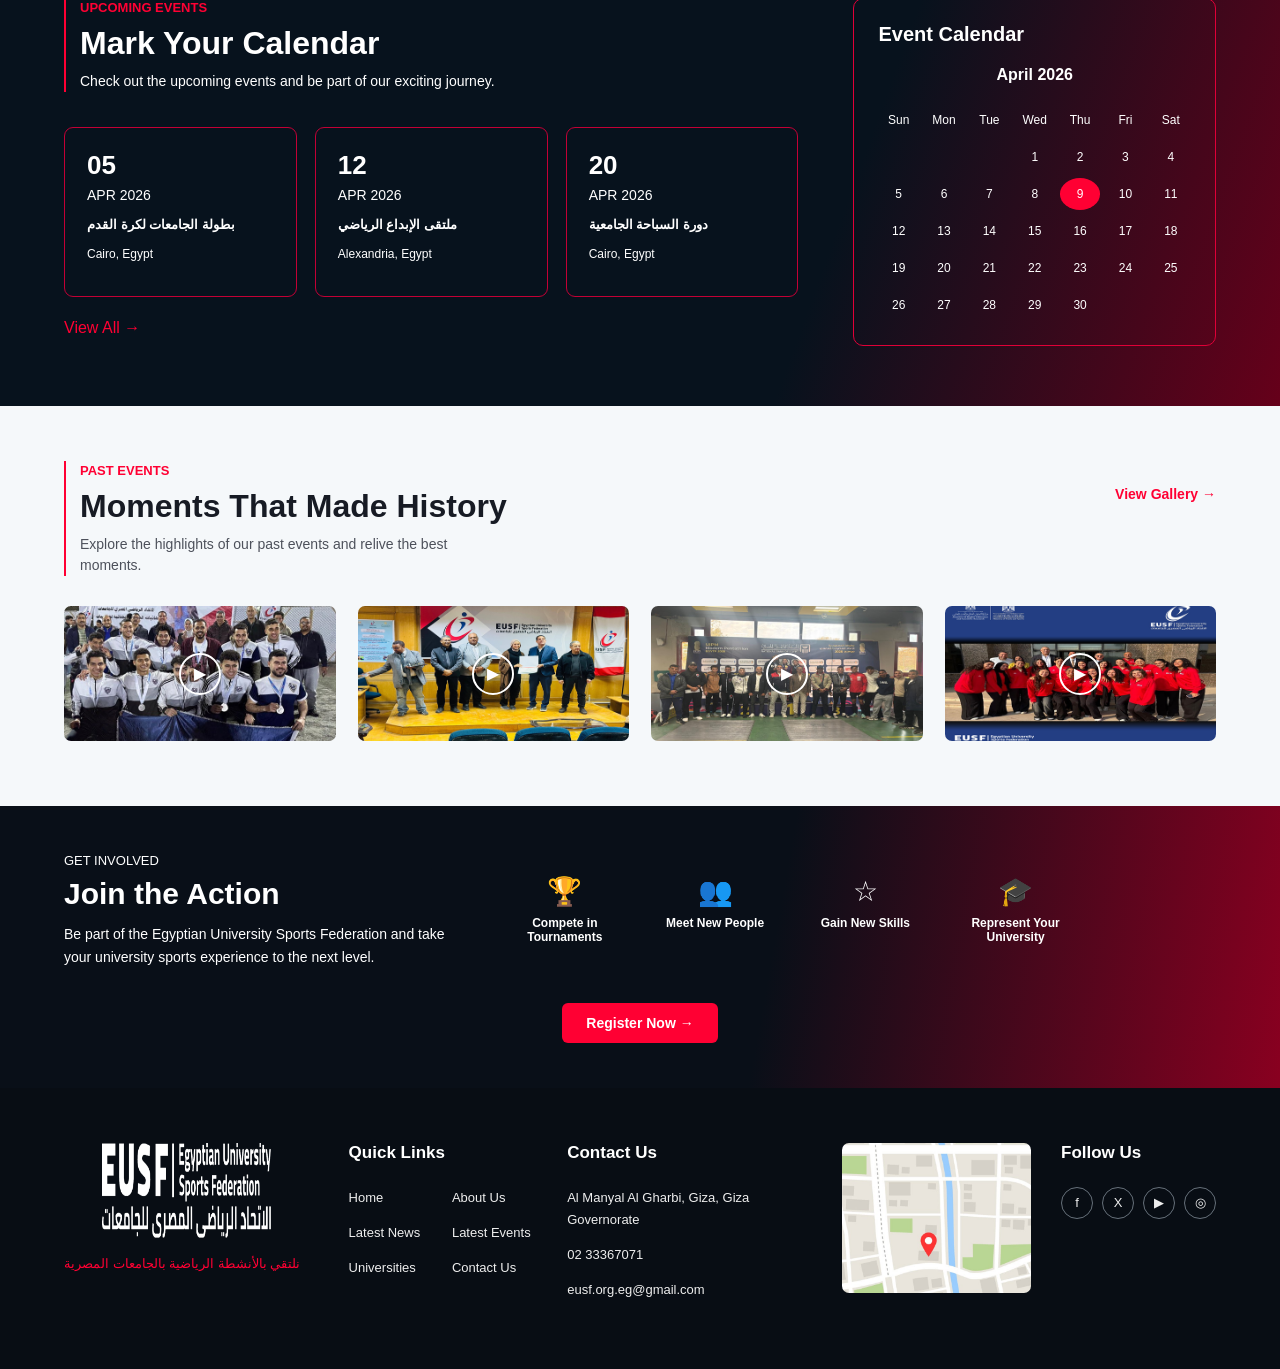
<file: events.html>
<!DOCTYPE html>
<html lang="en">
<head>
<meta charset="UTF-8">
<meta name="viewport" content="width=device-width, initial-scale=1.0">
<link rel="stylesheet" href="event.css">
<title>EUSF | Events</title>
</head>

<body class="events-page">

<header class="header">

<div class="logo">
<img src="img/event34.png" alt="EUSF Logo">
</div>

<nav class="nav">
<ul>
<li><a href="#" id="nav-home"></a></li>
<li><a href="index.html" id="nav-news"></a></li>
<li><a href="events.html" id="nav-events"></a></li>
<li><a href="#" id="nav-universities"></a></li>
<li><a href="#" id="nav-matches"></a></li>
<li><a href="#" id="nav-shield"></a></li>
<li><a href="#" id="nav-medals"></a></li>
<li><a href="#" id="nav-about"></a></li>
<li><a href="#" id="nav-contact"></a></li>
</ul>
</nav>

<button id="live-btn"></button>

</header>

<main>

<!-- HERO -->

<section class="hero">

<div class="hero-text">
<h1 id="hero-title"></h1>
<p id="hero-description"></p>
</div>

<div class="breadcrumb">
<a href="#" id="breadcrumb-home"></a>
<span id="breadcrumb-events"></span>
</div>

</section>

<!-- FEATURED EVENTS -->

<section class="highlights">

<div class="title">
<span id="featured-label"></span>
<h2 id="featured-title"></h2>
<p id="featured-description"></p>
<a href="#" id="featured-link"></a>
</div>

<ul class="highlight-cards">

<li class="highlight-card first-card">
<img src="img/event2.jpg" alt="Featured Event">
<div class="highlight-info">
<span id="featured-tag1"></span>
<h3 id="featured-name1"></h3>
<p id="featured-location1"></p>
</div>
</li>

<li class="highlight-card">
<img src="img/event 3.jpg" alt="Sports Agreement">
<div class="highlight-info">
<span id="featured-tag2"></span>
<h3 id="featured-name2"></h3>
<p id="featured-location2"></p>
</div>
</li>

<li class="highlight-card">
<img src="img/event.jpg" alt="Sports Workshop">
<div class="highlight-info">
<span id="featured-tag3"></span>
<h3 id="featured-name3"></h3>
<p id="featured-location3"></p>
</div>
</li>

</ul>

<div class="dots">
<span></span>
<span></span>
<span></span>
<span></span>
</div>

</section>

<!-- FIND EVENTS -->

<section class="find-events">

<div class="find-header">

<div class="title">
<span id="explore-label"></span>
<h2 id="explore-title"></h2>
<p id="explore-description"></p>
</div>

<div class="filters">

<input type="text" id="search">

<div class="filter-options">

<input type="date" id="date">

<select id="category">
<option id="category-all"></option>
<option id="category-competitions"></option>
<option id="category-workshops"></option>
<option id="category-conferences"></option>
</select>

<select id="location">
<option id="location-all"></option>
<option id="location-cairo"></option>
<option id="location-alex"></option>
</select>

<button type="button" id="filter-btn"></button>

</div>
</div>
</div>

<ul class="event-cards">

<li class="event-card">
<img src="img/5.jpeg" alt="Competitions">
<div class="event-info">
<span id="event-tag1"></span>
<div class="event-details">
<div class="event-date">
<strong id="event-day1"></strong>
<span id="event-month1"></span>
<span id="event-year1"></span>
</div>
<div>
<h3 id="event-title1"></h3>
<p id="event-place1"></p>
<a href="#" id="event-read1"></a>
</div>
</div>
</div>
</li>

<li class="event-card">
<img src="img/event.jpg" alt="Workshops">
<div class="event-info">
<span id="event-tag2"></span>
<div class="event-details">
<div class="event-date">
<strong id="event-day2"></strong>
<span id="event-month2"></span>
<span id="event-year2"></span>
</div>
<div>
<h3 id="event-title2"></h3>
<p id="event-place2"></p>
<a href="#" id="event-read2"></a>
</div>
</div>
</div>
</li>

<li class="event-card">
<img src="img/event 6.jpg" alt="Conferences">
<div class="event-info">
<span id="event-tag3"></span>
<div class="event-details">
<div class="event-date">
<strong id="event-day3"></strong>
<span id="event-month3"></span>
<span id="event-year3"></span>
</div>
<div>
<h3 id="event-title3"></h3>
<p id="event-place3"></p>
<a href="#" id="event-read3"></a>
</div>
</div>
</div>
</li>

<li class="event-card">
<img src="img/10.jpg" alt="Sports Events">
<div class="event-info">
<span id="event-tag4"></span>
<div class="event-details">
<div class="event-date">
<strong id="event-day4"></strong>
<span id="event-month4"></span>
<span id="event-year4"></span>
</div>
<div>
<h3 id="event-title4"></h3>
<p id="event-place4"></p>
<a href="#" id="event-read4"></a>
</div>
</div>
</div>
</li>

</ul>

</section>

<!-- UPCOMING EVENTS -->

<section class="upcoming">

<div class="upcoming-left">

<div class="title">
<span id="upcoming-label"></span>
<h2 id="upcoming-title"></h2>
<p id="upcoming-description"></p>
</div>

<ul class="upcoming-cards">

<li>
<h3 id="upcoming-day1"></h3>
<p id="upcoming-month1"></p>
<h4 id="upcoming-name1"></h4>
<span id="upcoming-place1"></span>
</li>

<li>
<h3 id="upcoming-day2"></h3>
<p id="upcoming-month2"></p>
<h4 id="upcoming-name2"></h4>
<span id="upcoming-place2"></span>
</li>

<li>
<h3 id="upcoming-day3"></h3>
<p id="upcoming-month3"></p>
<h4 id="upcoming-name3"></h4>
<span id="upcoming-place3"></span>
</li>

</ul>

<a href="#" id="upcoming-link"></a>

</div>

<!-- SIMPLE CALENDAR -->

<div class="calendar">

<h3 id="calendar-title"></h3>
<h4 id="calendar-month"></h4>

<div class="days">

<span>Sun</span>
<span>Mon</span>
<span>Tue</span>
<span>Wed</span>
<span>Thu</span>
<span>Fri</span>
<span>Sat</span>

<span></span>
<span></span>
<span></span>
<span>1</span>
<span>2</span>
<span>3</span>
<span>4</span>

<span>5</span>
<span>6</span>
<span>7</span>
<span>8</span>
<span class="active-day">9</span>
<span>10</span>
<span>11</span>

<span>12</span>
<span>13</span>
<span>14</span>
<span>15</span>
<span>16</span>
<span>17</span>
<span>18</span>

<span>19</span>
<span>20</span>
<span>21</span>
<span>22</span>
<span>23</span>
<span>24</span>
<span>25</span>

<span>26</span>
<span>27</span>
<span>28</span>
<span>29</span>
<span>30</span>

</div>
</div>

</section>

<!-- PAST EVENTS -->

<section class="past-events">

<div class="title">
<span id="past-label"></span>
<h2 id="past-title"></h2>
<p id="past-description"></p>
<a href="#" id="past-link"></a>
</div>

<ul class="past-cards">

<li>
<img src="img/4.jpg" alt="Past Event">
<span>▶</span>
</li>

<li>
<img src="img/3.jpg" alt="Past Event">
<span>▶</span>
</li>

<li>
<img src="img/2.jpg" alt="Past Event">
<span>▶</span>
</li>

<li>
<img src="img/event2.jpg" alt="Past Event">
<span>▶</span>
</li>

</ul>

</section>

<!-- JOIN -->

<section class="join">

<div class="join-text">
<span id="join-label"></span>
<h2 id="join-title"></h2>
<p id="join-description"></p>
</div>

<ul class="join-benefits">
<li><span>🏆</span><p id="benefit1"></p></li>
<li><span>👥</span><p id="benefit2"></p></li>
<li><span>☆</span><p id="benefit3"></p></li>
<li><span>🎓</span><p id="benefit4"></p></li>
</ul>

<a href="#" id="register-btn"></a>

</section>

</main>

<!-- FOOTER -->

<footer class="footer">

<div class="footer-logo">
<img src="img/event34.png" alt="EUSF Logo">
<p id="footer-description"></p>
</div>

<div class="footer-links">
<h3 id="footer-links-title"></h3>
<ul>
<li><a href="#" id="footer-home"></a></li>
<li><a href="#" id="footer-about"></a></li>
<li><a href="index.html" id="footer-news"></a></li>
<li><a href="events.html" id="footer-events"></a></li>
<li><a href="#" id="footer-universities"></a></li>
<li><a href="#" id="footer-contact"></a></li>
</ul>
</div>

<div class="footer-contact">
<h3 id="footer-contact-title"></h3>
<p id="footer-address"></p>
<p id="footer-phone"></p>
<p id="footer-email"></p>
</div>

<div class="footer-map">
<img src="img/locationjpg.jpg" alt="Location Map">
</div>

<div class="footer-social">
<h3 id="footer-social-title"></h3>
<ul>
<li><a href="#" id="facebook"></a></li>
<li><a href="#" id="twitter"></a></li>
<li><a href="#" id="youtube"></a></li>
<li><a href="#" id="instagram"></a></li>
</ul>
</div>

</footer>

<script>

document.getElementById("nav-home").innerHTML = "Home";
document.getElementById("nav-news").innerHTML = "News";
document.getElementById("nav-events").innerHTML = "Events";
document.getElementById("nav-universities").innerHTML = "Universities";
document.getElementById("nav-matches").innerHTML = "Students Matches";
document.getElementById("nav-shield").innerHTML = "General Shield";
document.getElementById("nav-medals").innerHTML = "Universities Medals";
document.getElementById("nav-about").innerHTML = "About";
document.getElementById("nav-contact").innerHTML = "Contact";
document.getElementById("live-btn").innerHTML = "Live ((•))";

document.getElementById("hero-title").innerHTML = "EVENTS";
document.getElementById("hero-description").innerHTML = "Upcoming and past events, competitions and activities organized by EUSF.";
document.getElementById("breadcrumb-home").innerHTML = "Home";
document.getElementById("breadcrumb-events").innerHTML = " › Events";

document.getElementById("featured-label").innerHTML = "FEATURED EVENTS";
document.getElementById("featured-title").innerHTML = "Highlights";
document.getElementById("featured-description").innerHTML = "Don't miss the most important events and tournaments organized by EUSF this season.";
document.getElementById("featured-link").innerHTML = "View All Events →";

document.getElementById("featured-tag1").innerHTML = "Featured";
document.getElementById("featured-tag2").innerHTML = "Featured";
document.getElementById("featured-tag3").innerHTML = "Featured";

document.getElementById("featured-name1").innerHTML = "الجامعات المصرية في البطولة العالمية للجامعات";
document.getElementById("featured-name2").innerHTML = "توقيع بروتوكول تنظيم بطولة العالم للسباحة بالزعانف";
document.getElementById("featured-name3").innerHTML = "دورة الإصابات الرياضية والتأهيل الحركي";

document.getElementById("featured-location1").innerHTML = "Cairo, Egypt";
document.getElementById("featured-location2").innerHTML = "Cairo, Egypt";
document.getElementById("featured-location3").innerHTML = "Cairo, Egypt";

document.getElementById("explore-label").innerHTML = "EXPLORE EVENTS";
document.getElementById("explore-title").innerHTML = "Find Your Event";
document.getElementById("explore-description").innerHTML = "Browse all events, filter by category, date or location, and discover what's next.";

document.getElementById("search").placeholder = "Search for events...";
document.getElementById("category-all").innerHTML = "Category";
document.getElementById("category-competitions").innerHTML = "Competitions";
document.getElementById("category-workshops").innerHTML = "Workshops";
document.getElementById("category-conferences").innerHTML = "Conferences";
document.getElementById("location-all").innerHTML = "Location";
document.getElementById("location-cairo").innerHTML = "Cairo";
document.getElementById("location-alex").innerHTML = "Alexandria";
document.getElementById("filter-btn").innerHTML = "Filter";

document.getElementById("event-tag1").innerHTML = "Competitions";
document.getElementById("event-tag2").innerHTML = "Workshops";
document.getElementById("event-tag3").innerHTML = "Conferences";
document.getElementById("event-tag4").innerHTML = "Events";

document.getElementById("event-title1").innerHTML = "الدوري الرياضي الأول للجامعات التكنولوجية الحكومية";
document.getElementById("event-title2").innerHTML = "ورشة عمل حول إدارة الأنشطة الرياضية";
document.getElementById("event-title3").innerHTML = "إطلاق مشروع بناء المواهب";
document.getElementById("event-title4").innerHTML = "وزيرا التعليم العالي والشباب والرياضة يشهدان فعاليات البطولة";

document.getElementById("event-day1").innerHTML = "07";
document.getElementById("event-day2").innerHTML = "20";
document.getElementById("event-day3").innerHTML = "21";
document.getElementById("event-day4").innerHTML = "18";

document.getElementById("event-month1").innerHTML = "JUL";
document.getElementById("event-month2").innerHTML = "MAR";
document.getElementById("event-month3").innerHTML = "NOV";
document.getElementById("event-month4").innerHTML = "MAR";

document.getElementById("event-year1").innerHTML = "2020";
document.getElementById("event-year2").innerHTML = "2026";
document.getElementById("event-year3").innerHTML = "2019";
document.getElementById("event-year4").innerHTML = "2026";

document.getElementById("event-place1").innerHTML = "Online Event";
document.getElementById("event-place2").innerHTML = "Cairo, Egypt";
document.getElementById("event-place3").innerHTML = "Cairo, Egypt";
document.getElementById("event-place4").innerHTML = "Cairo, Egypt";

document.getElementById("event-read1").innerHTML = "View Details →";
document.getElementById("event-read2").innerHTML = "View Details →";
document.getElementById("event-read3").innerHTML = "View Details →";
document.getElementById("event-read4").innerHTML = "View Details →";

document.getElementById("upcoming-label").innerHTML = "UPCOMING EVENTS";
document.getElementById("upcoming-title").innerHTML = "Mark Your Calendar";
document.getElementById("upcoming-description").innerHTML = "Check out the upcoming events and be part of our exciting journey.";

document.getElementById("upcoming-day1").innerHTML = "05";
document.getElementById("upcoming-day2").innerHTML = "12";
document.getElementById("upcoming-day3").innerHTML = "20";

document.getElementById("upcoming-month1").innerHTML = "APR 2026";
document.getElementById("upcoming-month2").innerHTML = "APR 2026";
document.getElementById("upcoming-month3").innerHTML = "APR 2026";

document.getElementById("upcoming-name1").innerHTML = "بطولة الجامعات لكرة القدم";
document.getElementById("upcoming-name2").innerHTML = "ملتقى الإبداع الرياضي";
document.getElementById("upcoming-name3").innerHTML = "دورة السباحة الجامعية";

document.getElementById("upcoming-place1").innerHTML = "Cairo, Egypt";
document.getElementById("upcoming-place2").innerHTML = "Alexandria, Egypt";
document.getElementById("upcoming-place3").innerHTML = "Cairo, Egypt";
document.getElementById("upcoming-link").innerHTML = "View All →";

document.getElementById("calendar-title").innerHTML = "Event Calendar";
document.getElementById("calendar-month").innerHTML = "April 2026";

document.getElementById("past-label").innerHTML = "PAST EVENTS";
document.getElementById("past-title").innerHTML = "Moments That Made History";
document.getElementById("past-description").innerHTML = "Explore the highlights of our past events and relive the best moments.";
document.getElementById("past-link").innerHTML = "View Gallery →";

document.getElementById("join-label").innerHTML = "GET INVOLVED";
document.getElementById("join-title").innerHTML = "Join the Action";
document.getElementById("join-description").innerHTML = "Be part of the Egyptian University Sports Federation and take your university sports experience to the next level.";

document.getElementById("benefit1").innerHTML = "Compete in Tournaments";
document.getElementById("benefit2").innerHTML = "Meet New People";
document.getElementById("benefit3").innerHTML = "Gain New Skills";
document.getElementById("benefit4").innerHTML = "Represent Your University";
document.getElementById("register-btn").innerHTML = "Register Now →";

document.getElementById("footer-description").innerHTML = "نلتقي بالأنشطة الرياضية بالجامعات المصرية";

document.getElementById("footer-links-title").innerHTML = "Quick Links";
document.getElementById("footer-home").innerHTML = "Home";
document.getElementById("footer-about").innerHTML = "About Us";
document.getElementById("footer-news").innerHTML = "Latest News";
document.getElementById("footer-events").innerHTML = "Latest Events";
document.getElementById("footer-universities").innerHTML = "Universities";
document.getElementById("footer-contact").innerHTML = "Contact Us";

document.getElementById("footer-contact-title").innerHTML = "Contact Us";
document.getElementById("footer-address").innerHTML = "Al Manyal Al Gharbi, Giza, Giza Governorate";
document.getElementById("footer-phone").innerHTML = "02 33367071";
document.getElementById("footer-email").innerHTML = "eusf.org.eg@gmail.com";

document.getElementById("footer-social-title").innerHTML = "Follow Us";
document.getElementById("facebook").innerHTML = "f";
document.getElementById("twitter").innerHTML = "X";
document.getElementById("youtube").innerHTML = "▶";
document.getElementById("instagram").innerHTML = "◎";

</script>

</body>
</html>
</file>
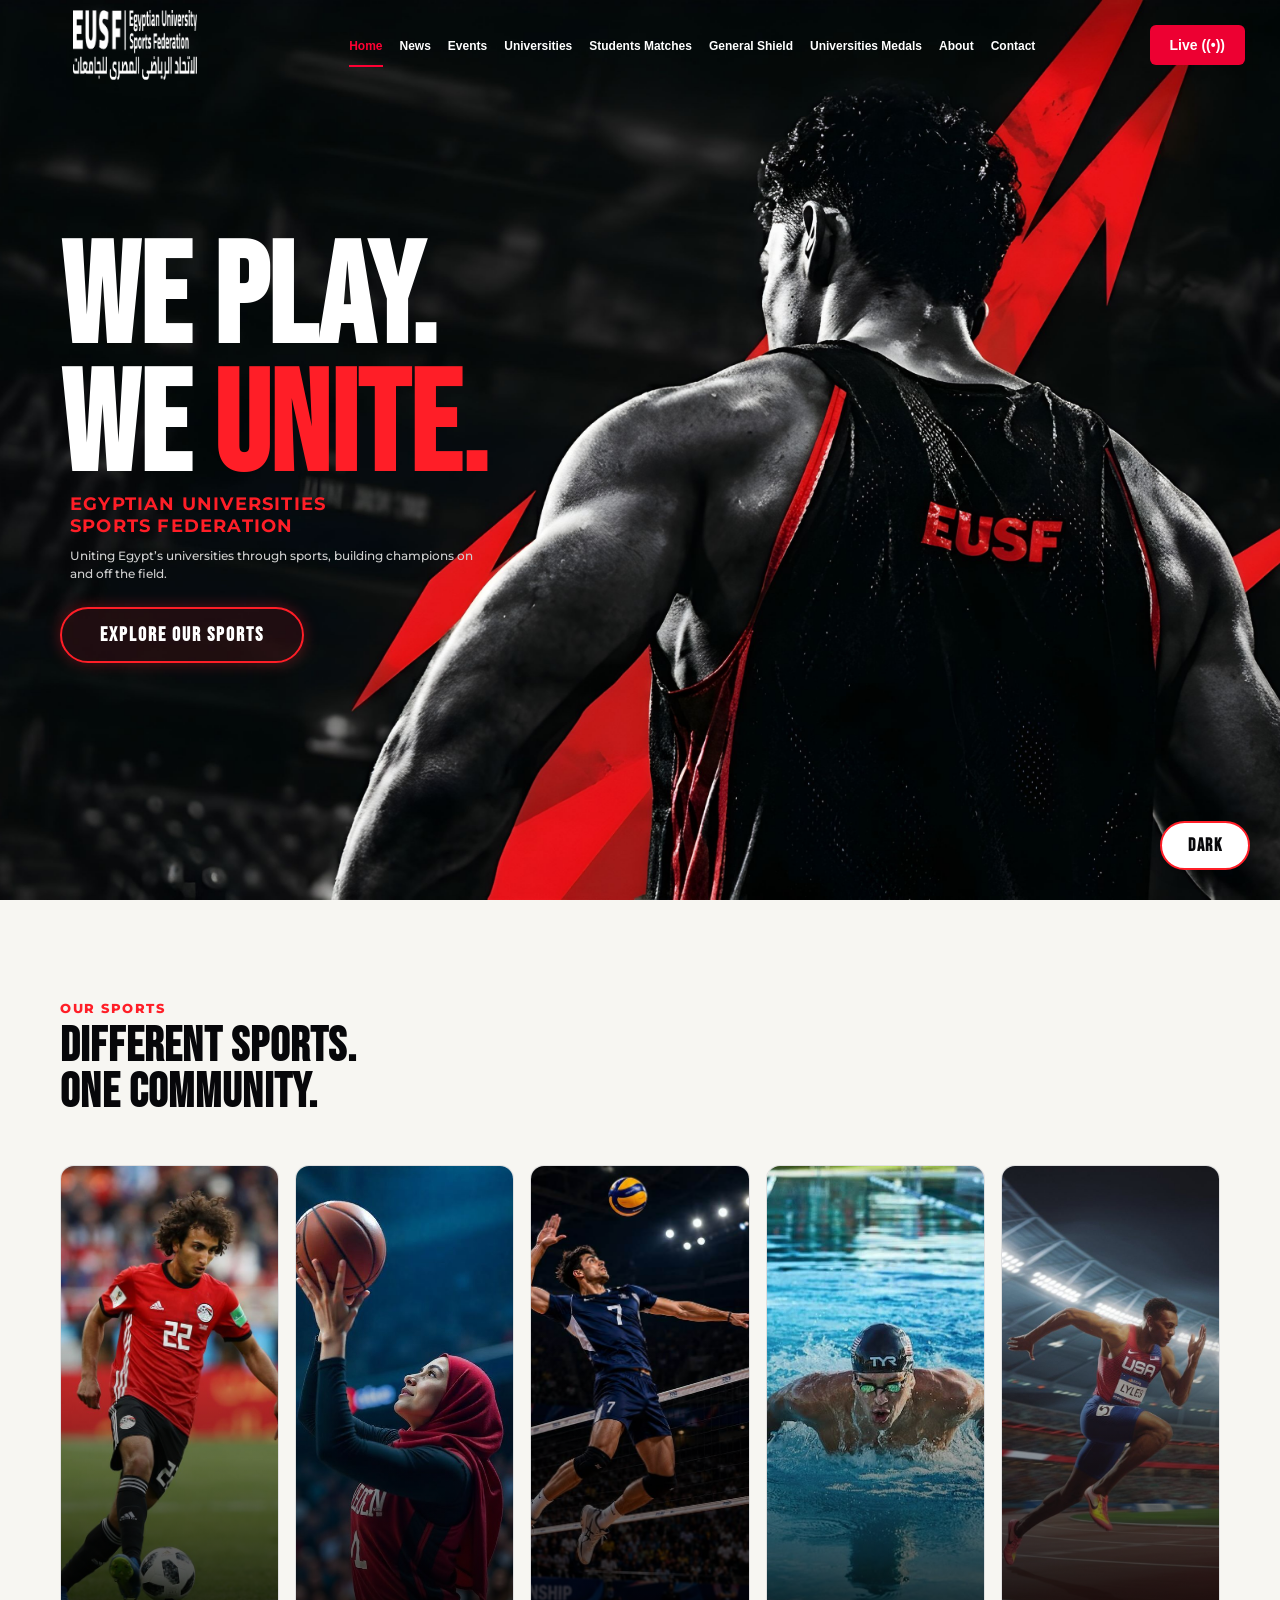
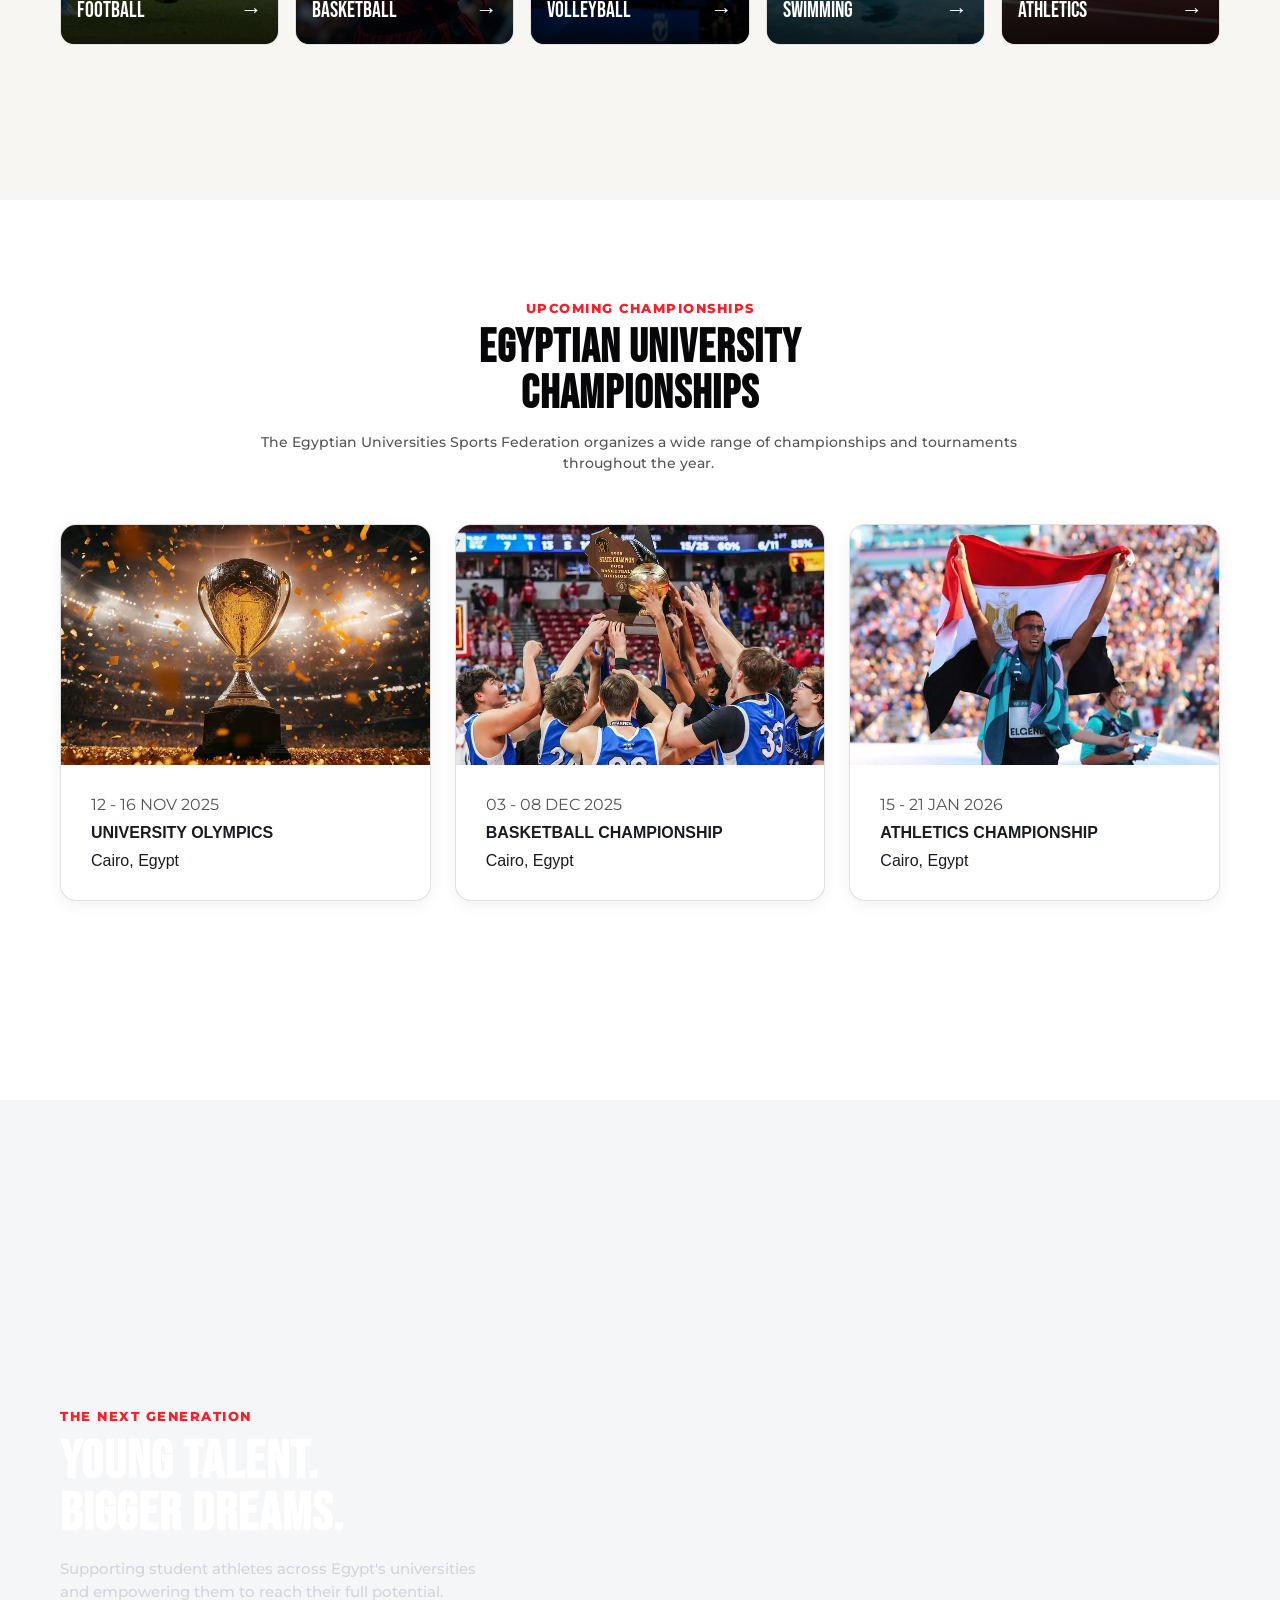
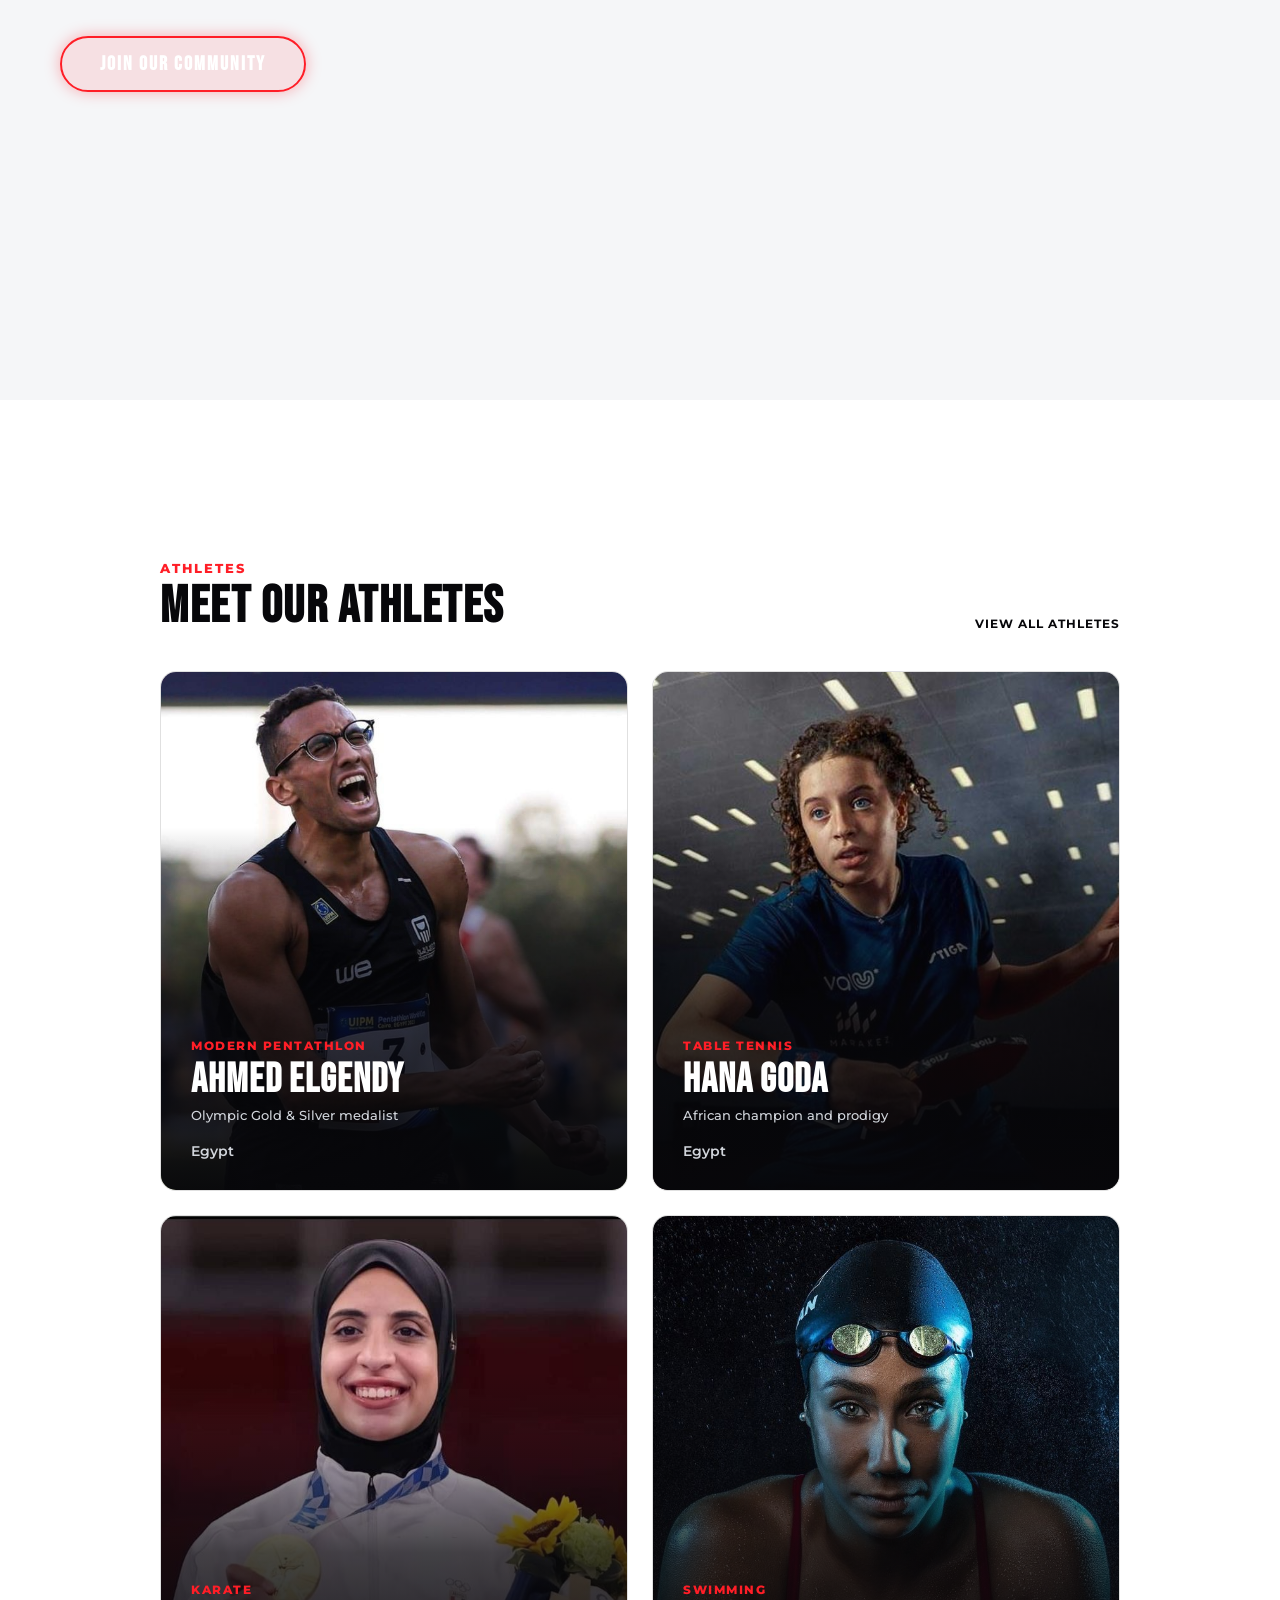
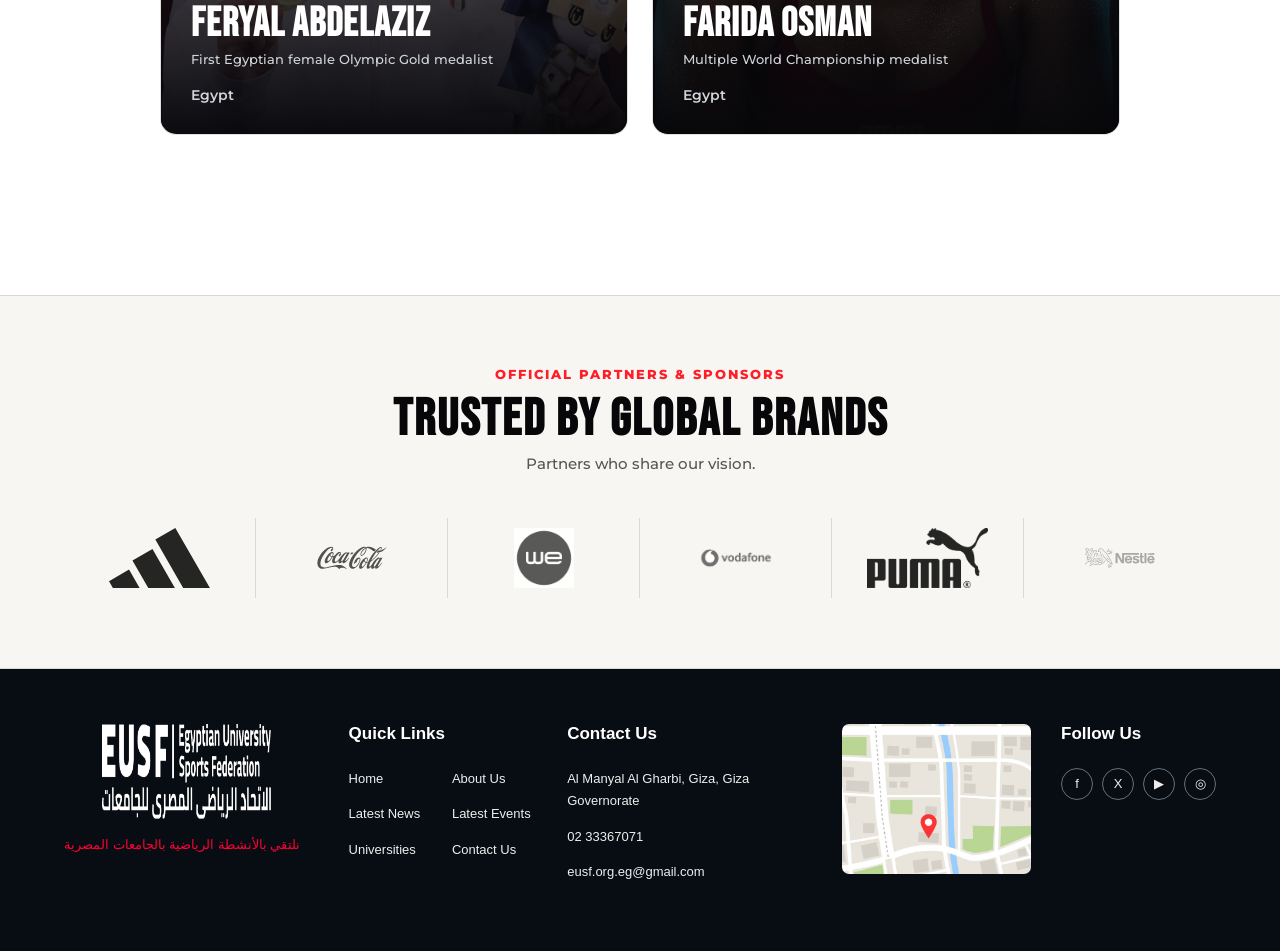
<file: home.html>
<!DOCTYPE html>
<html lang="en">
<head>
    <meta charset="UTF-8">
    <meta name="viewport" content="width=device-width, initial-scale=1.0">
    <link rel="stylesheet" href="style.css">

<link rel="preconnect" href="https://fonts.googleapis.com">
<link rel="preconnect" href="https://fonts.gstatic.com" crossorigin>
<link href="https://fonts.googleapis.com/css2?family=Amiri:ital,wght@0,400;0,700;1,400;1,700&family=Bebas+Neue&family=Montserrat:ital,wght@0,100..900;1,100..900&family=Sora:wght@100..800&display=swap" rel="stylesheet">
    <title>Eusf Home</title>
</head>

<body>



<header class="header">

    <div class="logo">
        <img src="img/event34.png" alt="EUSF Logo">
    </div>

    <nav class="nav">
        <ul>
            <li><a href="index c.html" id="nav-home"></a></li>
            <li><a href="index.html" id="nav-news"></a></li>
            <li><a href="events.html" id="nav-events"></a></li>
            <li><a href="#" id="nav-universities"></a></li>
            <li><a href="#" id="nav-matches"></a></li>
            <li><a href="#" id="nav-shield"></a></li>
            <li><a href="#" id="nav-medals"></a></li>
            <li><a href="#" id="nav-about"></a></li>
            <li><a href="#" id="nav-contact"></a></li>
        </ul>
    </nav>

    <button id="live-btn"></button>

</header>

<main>


    


    <section class="he-ro">

        <button id="theme-toggle" class="theme-toggle-btn" aria-label="Toggle Theme">
    <span id="theme-text">DARK</span>
    </button>

        <div class="hero-content">
             
            <h1 id="hero-tit">  
              </h1>

              <h5 id="min"></h5>
            
            <p id="p-h"></p>

           <button id="btn-h" class="hero-btn"></button>

        </div>

    </section>

    <section class="sports-section">

        <h3 id="sup-2"></h3>
        <h2 id="tit-2"></h2>

        <div class="sportiii">
            <div id="sports-container"></div>
            <div id="sports-container-1"></div>
            <div id="sports-container-2"></div>
            <div id="sports-container-3"></div>
            <div id="sports-container-4"></div>
        </div>


      
    </section>

   <section class="s-3">
    <div class="championships-container">
        <div class="championships-info">
            <h3 id="champ-tag"></h3>
            <h2 id="champ-title"></h2>
            <p id="champ-desc"></p>
            
           
        </div>

        <div class="championships-cards" id="championships-container"></div>
    </div>
</section>



<section class="s-4">
    <div class="nextgen-container">
        <span id="gen-tag"></span>
        <h2 id="gen-title"></h2>
        <p id="gen-desc"></p>
        <a href="#" class="gen-btn" id="gen-btn"></a>
    </div>
</section>


<section class="s-athletes">

  <section class="s-athletes">
   
    <div class="athletes-header">
        <div class="header-left">
            <span id="athletes-tag" class="athletes-tag"></span>
            <h2 id="athletes-title" class="athletes-title"></h2>
        </div>
        <a href="#" id="view-all-link" class="view-all-link"></a>
    </div>

     
   
    <div id="athletes-grid" class="athletes-grid"></div>
</section>
   
</section>
 

            <section class="s-partners">
  
    <div class="partners-header">
        <span id="partners-tag" class="partners-tag">OFFICIAL PARTNERS & SPONSORS</span>
        <h2 id="partners-title" class="partners-title">TRUSTED BY GLOBAL BRANDS</h2>
        <p id="partners-desc" class="partners-desc">Partners who share our vision.</p>
    </div>


    <div class="partners-grid">
        <div class="partner-item">
            <img src="img-habiba/adidas-logo-footylogos.svg" alt="Adidas" />
        </div>
        <div class="partner-item">
            <img src="img-habiba/Coca-Cola-Logo.wine.svg" alt="Coca-Cola" />
        </div>
        <div class="partner-item">
            <img src="img-habiba/we-logo-png_seeklogo-467514.png" alt="WE" />
        </div>
        <div class="partner-item">
            <img src="img-habiba/Vodafone-Logo.wine.png" alt="Vodafone" />
        </div>
        <div class="partner-item">
            <img src="img-habiba/Puma-logo.png" alt="Puma" />
        </div>
        <div class="partner-item">
            <img src="img-habiba/Nestlé-Logo.wine.svg" alt="Nestle" />
        </div>
    </div>
</section>

</main>


<footer class="footer">

        <div class="footer-logo">
            <img src="img/event34.png" alt="EUSF Logo">
            <p id="footer-description"></p>
        </div>

        <div class="footer-links">
            <h3 id="footer-links-title"></h3>
            <ul>
                <li><a href="#" id="footer-home"></a></li>
                <li><a href="#" id="footer-about"></a></li>
                <li><a href="index.html" id="footer-news"></a></li>
                <li><a href="events.html" id="footer-events"></a></li>
                <li><a href="#" id="footer-universities"></a></li>
                <li><a href="#" id="footer-contact"></a></li>
            </ul>
        </div>

        <div class="footer-contact">
            <h3 id="footer-contact-title"></h3>
            <p id="footer-address"></p>
            <p id="footer-phone"></p>
            <p id="footer-email"></p>
        </div>

        <div class="footer-map">
            <img src="img/locationjpg.jpg" alt="Location Map">
        </div>

        <div class="footer-social">
            <h3 id="footer-social-title"></h3>
            <ul>
                <li><a href="#" id="facebook"></a></li>
                <li><a href="#" id="twitter"></a></li>
                <li><a href="#" id="youtube"></a></li>
                <li><a href="#" id="instagram"></a></li>
            </ul>
        </div>

    </footer>


    <script>
        document.getElementById("footer-description").innerHTML = "نلتقي بالأنشطة الرياضية بالجامعات المصرية";

        document.getElementById("footer-links-title").innerHTML = "Quick Links";
        document.getElementById("footer-home").innerHTML = "Home";
        document.getElementById("footer-about").innerHTML = "About Us";
        document.getElementById("footer-news").innerHTML = "Latest News";
        document.getElementById("footer-events").innerHTML = "Latest Events";
        document.getElementById("footer-universities").innerHTML = "Universities";
        document.getElementById("footer-contact").innerHTML = "Contact Us";

        document.getElementById("footer-contact-title").innerHTML = "Contact Us";
        document.getElementById("footer-address").innerHTML = "Al Manyal Al Gharbi, Giza, Giza Governorate";
        document.getElementById("footer-phone").innerHTML = "02 33367071";
        document.getElementById("footer-email").innerHTML = "eusf.org.eg@gmail.com";

        document.getElementById("footer-social-title").innerHTML = "Follow Us";
        document.getElementById("facebook").innerHTML = "f";
        document.getElementById("twitter").innerHTML = "X";
        document.getElementById("youtube").innerHTML = "▶";
        document.getElementById("instagram").innerHTML = "◎";
    </script>



<script>

    let themeBtn = document.getElementById("theme-toggle");
let themeText = document.getElementById("theme-text");

themeBtn.addEventListener("click", function () {
   
    document.body.classList.toggle("dark-mode");

  
    if (document.body.classList.contains("dark-mode")) {
        themeText.innerText = "LIGHT"; 
        themeBtn.classList.add("is-dark");
    } else {
        themeText.innerText = "DARK"; // 
        themeBtn.classList.remove("is-dark"); 
    }
});

    document.getElementById("partners-tag").innerText = "OFFICIAL PARTNERS & SPONSORS";
document.getElementById("partners-title").innerText = "TRUSTED BY GLOBAL BRANDS";
document.getElementById("partners-desc").innerText = "Partners who share our vision.";



let nextGenData = {
    tag: "THE NEXT GENERATION",
    title: "YOUNG TALENT.<br>BIGGER DREAMS.",
    desc: "Supporting student athletes across Egypt's universities and empowering them to reach their full potential.",
    btnText: "JOIN OUR COMMUNITY"
};


document.getElementById("gen-tag").innerText = nextGenData.tag;
document.getElementById("gen-title").innerHTML = nextGenData.title;
document.getElementById("gen-desc").innerText = nextGenData.desc;
document.getElementById("gen-btn").innerText = nextGenData.btnText

let sportsData = [
    { name: "FOOTBALL", img: "img-habiba/football.jpg" },
    { name: "BASKETBALL", img: "img-habiba/Hoops & Hijab_ The Power of a Smile (1).jpg" },
    { name: "VOLLEYBALL", img: "img-habiba/volleyball.jpg" },
    { name: "SWIMMING", img: "img-habiba/swimming.jpg" },
    { name: "ATHLETICS", img: "img-habiba/athletics.jpg" },
    { name: "TENNIS", img: "img-habiba/tennis.jpg" }
];

document.getElementById("sports-container").innerHTML = `
    <div class="card-bg" style="background-image: url('${sportsData[0].img}');"></div>
    <div class="card-overlay"></div>
    <div class="card-content">
        <span class="sport-name">${sportsData[0].name}</span>
        <span class="sport-arrow">→</span>
    </div>
`;

document.getElementById("sports-container-1").innerHTML = `
    <div class="card-bg" style="background-image: url('${sportsData[1].img}');"></div>
    <div class="card-overlay"></div>
    <div class="card-content">
        <span class="sport-name">${sportsData[1].name}</span>
        <span class="sport-arrow">→</span>
    </div>
`;
    


document.getElementById("sports-container-2").innerHTML = `
    <div class="card-bg" style="background-image: url('${sportsData[2].img}');"></div>
    <div class="card-overlay"></div>
    <div class="card-content">
        <span class="sport-name">${sportsData[2].name}</span>
        <span class="sport-arrow">→</span>
    </div>
`;



document.getElementById("sports-container-3").innerHTML = `
    <div class="card-bg" style="background-image: url('${sportsData[3].img}');"></div>
    <div class="card-overlay"></div>
    <div class="card-content">
        <span class="sport-name">${sportsData[3].name}</span>
        <span class="sport-arrow">→</span>
    </div>
`;



document.getElementById("sports-container-4").innerHTML = `
    <div class="card-bg" style="background-image: url('${sportsData[4].img}');"></div>
    <div class="card-overlay"></div>
    <div class="card-content">
        <span class="sport-name">${sportsData[4].name}</span>
        <span class="sport-arrow">→</span>
    </div>
`;



document.getElementById("champ-tag").innerText = "UPCOMING CHAMPIONSHIPS";
document.getElementById("champ-title").innerHTML = "EGYPTIAN UNIVERSITY<br>CHAMPIONSHIPS";
document.getElementById("champ-desc").innerText = "The Egyptian Universities Sports Federation organizes a wide range of championships and tournaments throughout the year.";


let championshipsData = [
    {
        title: "UNIVERSITY OLYMPICS",
        date: "12 - 16 NOV 2025",
        location: "Cairo, Egypt",
        img: "img-habiba/championship1.jpg"
    },
    {
        title: "BASKETBALL CHAMPIONSHIP",
        date: "03 - 08 DEC 2025",
        location: "Cairo, Egypt",
        img: "img-habiba/championship2.jpg"
    },
    {
        title: "ATHLETICS CHAMPIONSHIP",
        date: "15 - 21 JAN 2026",
        location: "Cairo, Egypt",
        img: "img-habiba/championship3.jpg"
    }
];

document.getElementById("championships-container").innerHTML = `

    <div class="champ-card">
        <div class="champ-img-box">
            <img src="${championshipsData[0].img}" alt="${championshipsData[0].title}">
        </div>
        <div class="champ-card-body">
            <span class="champ-date">${championshipsData[0].date}</span>
            <h4 class="champ-card-title">${championshipsData[0].title}</h4>
            <div class="champ-card-footer">
                <span class="champ-location">${championshipsData[0].location}</span>
            </div>
        </div>
    </div>

  
    <div class="champ-card">
        <div class="champ-img-box">
            <img src="${championshipsData[1].img}" alt="${championshipsData[1].title}">
        </div>
        <div class="champ-card-body">
            <span class="champ-date">${championshipsData[1].date}</span>
            <h4 class="champ-card-title">${championshipsData[1].title}</h4>
            <div class="champ-card-footer">
                <span class="champ-location">${championshipsData[1].location}</span>
            </div>
        </div>
    </div>


    <div class="champ-card">
        <div class="champ-img-box">
            <img src="${championshipsData[2].img}" alt="${championshipsData[2].title}">
        </div>
        <div class="champ-card-body">
            <span class="champ-date">${championshipsData[2].date}</span>
            <h4 class="champ-card-title">${championshipsData[2].title}</h4>
            <div class="champ-card-footer">
                <span class="champ-location">${championshipsData[2].location}</span>
            </div>
        </div>
    </div>
`;
    document.getElementById("sup-2").innerText = "OUR SPORTS";
    document.getElementById("tit-2").innerHTML = "DIFFERENT SPORTS.<br>ONE COMMUNITY.";
    document.getElementById("btn-h").innerText = "EXPLORE OUR SPORTS";

    document.getElementById("p-h").innerHTML = "Uniting Egypt’s universities through sports, building champions on<br> and off the field.";

document.getElementById("min").innerHTML = "EGYPTIAN UNIVERSITIES<br>SPORTS FEDERATION";
document.getElementById("hero-tit").innerHTML = 'WE PLAY.   <br>WE <span id="hero-2" class="highlight-red">UNITE.</span>';
document.getElementById("nav-home").innerHTML = "Home";
document.getElementById("nav-news").innerHTML = "News";
document.getElementById("nav-events").innerHTML = "Events";
document.getElementById("nav-universities").innerHTML = "Universities";
document.getElementById("nav-matches").innerHTML = "Students Matches";
document.getElementById("nav-shield").innerHTML = "General Shield";
document.getElementById("nav-medals").innerHTML = "Universities Medals";
document.getElementById("nav-about").innerHTML = "About";
document.getElementById("nav-contact").innerHTML = "Contact";
document.getElementById("live-btn").innerHTML = "Live ((•))";

document.getElementById("hero-title").innerHTML = "NEWS";
document.getElementById("hero-description").innerHTML = "Stay updated with the latest news, achievements and activities from Egyptian universities.";
document.getElementById("breadcrumb-home").innerHTML = "Home";
document.getElementById("breadcrumb-news").innerHTML = " › News";

document.getElementById("featured-label").innerHTML = "FEATURED NEWS";
document.getElementById("top-title").innerHTML = "Top News";
document.getElementById("top-description").innerHTML = "Read the latest and most important news from the Egyptian University Sports Federation.";
document.getElementById("view-all").innerHTML = "View All News →";

let topTitles = [
    "أسطول من سيارات الإسعاف ترافق أبطالنا في كل مكان",
    "دوري الجامعات والمعاهد المصرية يواصل إبهار الجميع في نسخته رقم 53",
    "ختام فعاليات برنامج دورة الإصابات الرياضية والتأهيل الحركي"
];

let topImages = [
    "img/1.jpg",
    "img/2.jpg",
    "img/3.jpg"
];

let topTags = [
    "Latest",
    "Events",
    "Conferences"
];

let random = Math.floor(Math.random() * 3);

document.getElementById("top-img1").src = topImages[random];
document.getElementById("top-news1").innerHTML = topTitles[random];
document.getElementById("top-tag1").innerHTML = topTags[random];

document.getElementById("top-img2").src = topImages[(random + 1) % 3];
document.getElementById("top-news2").innerHTML = topTitles[(random + 1) % 3];
document.getElementById("top-tag2").innerHTML = topTags[(random + 1) % 3];

document.getElementById("top-img3").src = topImages[(random + 2) % 3];
document.getElementById("top-news3").innerHTML = topTitles[(random + 2) % 3];
document.getElementById("top-tag3").innerHTML = topTags[(random + 2) % 3];

document.getElementById("top-date1").innerHTML = "Friday, March 20, 2026";
document.getElementById("top-date2").innerHTML = "Friday, March 20, 2026";
document.getElementById("top-date3").innerHTML = "Friday, March 20, 2026";

document.getElementById("top-read1").innerHTML = "Read More →";
document.getElementById("top-read2").innerHTML = "Read More →";
document.getElementById("top-read3").innerHTML = "Read More →";

document.getElementById("explore-label").innerHTML = "EXPLORE NEWS";
document.getElementById("browse-title").innerHTML = "Browse All News";
document.getElementById("browse-description").innerHTML = "Search, filter and explore all the latest news, events, achievements and activities.";

document.getElementById("category-all").innerHTML = "Category";
document.getElementById("category-competitions").innerHTML = "Competitions";
document.getElementById("category-events").innerHTML = "Events";
document.getElementById("category-conferences").innerHTML = "Conferences";
document.getElementById("sort-latest").innerHTML = "Sort by: Latest";
document.getElementById("sort-oldest").innerHTML = "Sort by: Oldest";
document.getElementById("filter-btn").innerHTML = "Filter";

document.getElementById("news-tag1").innerHTML = "Student Achievements";
document.getElementById("news-tag2").innerHTML = "Competitions";
document.getElementById("news-tag3").innerHTML = "Conferences";
document.getElementById("news-tag4").innerHTML = "Events";

document.getElementById("news-date1").innerHTML = "Friday, March 20, 2026";
document.getElementById("news-date2").innerHTML = "Friday, March 20, 2026";
document.getElementById("news-date3").innerHTML = "Wednesday, March 18, 2026";
document.getElementById("news-date4").innerHTML = "Wednesday, March 18, 2026";

document.getElementById("news-title1").innerHTML = "بطولة كرة القدم للجامعات المصرية";
document.getElementById("news-title2").innerHTML = "ختام مسابقات بطولة البادل للجامعات والمعاهد المصرية";
document.getElementById("news-title3").innerHTML = "نائب رئيس الاتحاد الرياضي المصري للجامعات يشهد افتتاح فعاليات دوري الجامعات";
document.getElementById("news-title4").innerHTML = "وزيرا التعليم العالي والشباب والرياضة يشهدان فعاليات البطولة";

document.getElementById("news-read1").innerHTML = "Read More →";
document.getElementById("news-read2").innerHTML = "Read More →";
document.getElementById("news-read3").innerHTML = "Read More →";
document.getElementById("news-read4").innerHTML = "Read More →";

document.getElementById("categories-label").innerHTML = "NEWS CATEGORIES";
document.getElementById("categories-title").innerHTML = "Explore by Category";
document.getElementById("categories-description").innerHTML = "Choose a category to view related news";

document.getElementById("cat-title1").innerHTML = "All News";
document.getElementById("cat-title2").innerHTML = "Competitions";
document.getElementById("cat-title3").innerHTML = "University Activities";
document.getElementById("cat-title4").innerHTML = "Student Achievements";
document.getElementById("cat-title5").innerHTML = "Conferences & Events";
document.getElementById("cat-title6").innerHTML = "Announcements";

document.getElementById("cat-count1").innerHTML = "120+ Articles";
document.getElementById("cat-count2").innerHTML = "35 Articles";
document.getElementById("cat-count3").innerHTML = "28 Articles";
document.getElementById("cat-count4").innerHTML = "18 Articles";
document.getElementById("cat-count5").innerHTML = "25 Articles";
document.getElementById("cat-count6").innerHTML = "14 Articles";

document.getElementById("timeline-label").innerHTML = "LATEST UPDATES";
document.getElementById("timeline-title").innerHTML = "News Timeline";
document.getElementById("timeline-description").innerHTML = "A quick look at the most recent news and activities.";
document.getElementById("timeline-link").innerHTML = "View Timeline →";

document.getElementById("time-date1").innerHTML = "20 MAR 2026";
document.getElementById("time-date2").innerHTML = "20 MAR 2026";
document.getElementById("time-date3").innerHTML = "18 MAR 2026";
document.getElementById("time-date4").innerHTML = "18 MAR 2026";

document.getElementById("time-title1").innerHTML = "أسطول من سيارات الإسعاف ترافق أبطالنا في كل مكان";
document.getElementById("time-title2").innerHTML = "ختام فعاليات برنامج دورة الإصابات الرياضية";
document.getElementById("time-title3").innerHTML = "نائب رئيس الاتحاد يشهد فعاليات دوري الجامعات";
document.getElementById("time-title4").innerHTML = "انطلاق منافسات البطولة الرياضية للجامعات";

document.getElementById("newsletter-label").innerHTML = "STAY INFORMED";
document.getElementById("newsletter-title").innerHTML = "Subscribe to Our Newsletter";
document.getElementById("newsletter-description").innerHTML = "Get the latest news, events and sports updates delivered directly to your inbox.";
document.getElementById("subscribe-btn").innerHTML = "Subscribe";

document.getElementById("footer-description").innerHTML = "نلتقي بالأنشطة الرياضية بالجامعات المصرية";



</script>


<script>


document.getElementById("athletes-tag").innerText = "ATHLETES";
document.getElementById("athletes-title").innerText = "MEET OUR ATHLETES";
document.getElementById("view-all-link").innerText = "VIEW ALL ATHLETES";
let athletes = [
    {
        name: "Ahmed Elgendy",
        prog: "Modern Pentathlon",
        desc: "Olympic Gold & Silver medalist",
        country: "Egypt",
        image: "img-habiba/ahmed_elgendy.jpg"
    },
    {
        name: "Hana Goda",
        prog: "Table Tennis",
        desc: "African champion and prodigy",
        country: "Egypt",
        image: "img-habiba/hana_goda.jpg"
    },
    {
        name: "Feryal Abdelaziz",
        prog: "Karate",
        desc: "First Egyptian female Olympic Gold medalist",
        country: "Egypt",
        image: "img-habiba/feryal_abdelaziz.jpg"
    },
    {
        name: "Farida Osman",
        prog: "Swimming",
        desc: "Multiple World Championship medalist",
        country: "Egypt",
        image: "img-habiba/farida_osman.jpg"
    }
];

document.getElementById("athletes-grid").innerHTML = `
    <div class="athlete-card">
        <img src="${athletes[0].image}" alt="${athletes[0].name}" class="athlete-img">
        <div class="card-overlay"></div>
      
        <div class="card-content">
            <div class="sport-badge">
                <span class="badge-text">${athletes[0].prog}</span>
            </div>
            <h3 class="athlete-name">${athletes[0].name}</h3>
            <p class="athlete-desc">${athletes[0].desc}</p>
            <div class="card-footer">
                <div class="country-info">
                    <span>${athletes[0].country}</span>
                </div>
            </div>
        </div>
    </div>

    <div class="athlete-card">
        <img src="${athletes[1].image}" alt="${athletes[1].name}" class="athlete-img">
        <div class="card-overlay"></div>
       
        <div class="card-content">
            <div class="sport-badge">
                <span class="badge-text">${athletes[1].prog}</span>
            </div>
            <h3 class="athlete-name">${athletes[1].name}</h3>
            <p class="athlete-desc">${athletes[1].desc}</p>
            <div class="card-footer">
                <div class="country-info">
                    <span>${athletes[1].country}</span>
                </div>
            </div>
        </div>
    </div>

    <div class="athlete-card">
        <img src="${athletes[2].image}" alt="${athletes[2].name}" class="athlete-img">
        <div class="card-overlay"></div>
       
        <div class="card-content">
            <div class="sport-badge">
                <span class="badge-text">${athletes[2].prog}</span>
            </div>
            <h3 class="athlete-name">${athletes[2].name}</h3>
            <p class="athlete-desc">${athletes[2].desc}</p>
            <div class="card-footer">
                <div class="country-info">
                    <span>${athletes[2].country}</span>
                </div>
            </div>
        </div>
    </div>

    <div class="athlete-card">
        <img src="${athletes[3].image}" alt="${athletes[3].name}" class="athlete-img">
        <div class="card-overlay"></div>
      
        <div class="card-content">
            <div class="sport-badge">
                <span class="badge-text">${athletes[3].prog}</span>
            </div>
            <h3 class="athlete-name">${athletes[3].name}</h3>
            <p class="athlete-desc">${athletes[3].desc}</p>
            <div class="card-footer">
                <div class="country-info">
                    <span>${athletes[3].country}</span>
                </div>
            </div>
        </div>
    </div>
` ;
</script>

</body>
</html>
</file>
<file: style.css>
* {
    margin: 0;
    padding: 0;
    box-sizing: border-box;
}

body {
    font-family: Arial, sans-serif;
    background-color: #f5f6f8;
    color: #171b24;
}

a {
    text-decoration: none;
    color: inherit;
}

ul {
    list-style: none;
}

button {
    border: none;
    cursor: pointer;
    font-family: Arial, sans-serif;
    position: relative;
}



.header {
    width: 100%;
    height: 90px;
    padding: 0 35px;
    display: flex;
    align-items: center;
    justify-content: space-between;
    gap: 18px;
    position: fixed;
    color: white;
    z-index: 10000000000000000000000000000;
    animation: headerScroll linear both;
    animation-timeline: scroll(root);
    animation-range: 0px 100px;
    
}

@keyframes headerScroll {
    to {
        background-color: #000000;
        height: 75px; 
        box-shadow: 0 4px 15px rgba(0, 0, 0, 0.5);
    }
}


.logo {
    width: 200px;
    height: 70px;
}

.logo img {
    width: 200px;
    height: 70px;
    object-fit: contain;
    filter: invert(1);
}

.nav ul {
    display: flex;
    align-items: center;
    gap: 17px;
}

.nav a {
    color: white;
    font-size: 12px;
    font-weight: 700;
    white-space: nowrap;
}

.nav a:hover {
    color: #ff0033;
}

#nav-home {
    color: #ff0033;
    border-bottom: 2px solid #ff0033;
    padding-bottom: 12px;
}

#live-btn {
    padding: 12px 20px;
    background-color: #ed0032;
    color: white;
    border-radius: 6px;
    font-size: 14px;
    font-weight: 700;
    white-space: nowrap;
}



.hero {
    height: 275px;
    padding: 55px 5%;
    display: flex;
    align-items: center;
    justify-content: space-between;
    color: white;
    background-image: linear-gradient(90deg, rgba(5,9,15,0.8), rgba(5,9,15,0.3)), url("img/7.jpg");
    background-position: center;
    background-size: cover;
    background-repeat: no-repeat;
}

.hero-text {
    border-left: 4px solid #ff0033;
    padding-left: 22px;
    max-width: 570px;
}

.hero h1 {
    font-size: 62px;
    line-height: 1.1;
    font-weight: 800;
}

.hero p {
    font-size: 16px;
    line-height: 1.6;
    margin-top: 12px;
}

.breadcrumb {
    font-size: 15px;
    white-space: nowrap;
}

#breadcrumb-news {
    color: #ff0033;
}

/* TITLES */

.title {
    position: relative;
    border-left: 2px solid #ff0033;
    padding-left: 14px;
    margin-bottom: 35px;
}

.title > span {
    display: block;
    color: #ff0033;
    font-size: 13px;
    font-weight: 700;
    letter-spacing: 1px;
}

.title h2 {
    font-size: 34px;
    font-weight: 800;
    margin-top: 10px;
    color: #151821;
}

.title p {
    font-size: 15px;
    color: #777;
    line-height: 1.6;
    margin-top: 12px;
    max-width: 600px;
}

.title > a {
    position: absolute;
    right: 0;
    bottom: 10px;
    color: #ff0033;
    font-size: 14px;
    font-weight: 700;
}

/* TOP NEWS */

.top-news {
    padding: 65px 5% 80px;
    background-color: #f5f6f8;
}

.cards {
    display: grid;
    grid-template-columns: repeat(3, 1fr);
    gap: 25px;
}

.card {
    background-color: white;
    border-radius: 10px;
    overflow: hidden;
    box-shadow: 0 5px 20px rgba(0,0,0,0.08);
}

.card > img {
    display: block;
    width: 100%;
    height: 210px;
    object-fit: cover;
}

.card .info {
    padding: 22px;
}

.card .info > span {
    display: inline-block;
    padding: 7px 12px;
    background-color: #ffe9ec;
    color: #d92535;
    border-radius: 5px;
    font-size: 12px;
    font-weight: 700;
}

.card .info p {
    font-size: 13px;
    color: #999;
    margin-top: 15px;
}

.card .info h3 {
    font-size: 19px;
    line-height: 1.7;
    color: #20232b;
    margin-top: 14px;
    min-height: 90px;
}

.card .info a {
    display: inline-block;
    color: #ff0033;
    font-size: 14px;
    font-weight: 700;
    margin-top: 18px;
}

.card:hover {
    box-shadow: 0 10px 28px rgba(0,0,0,0.14);
}



.browse-news {
    padding: 65px 5% 80px;
    background-color: white;
}

.filters {
    display: flex;
    align-items: center;
    gap: 12px;
    padding: 20px;
    background-color: #f5f6f8;
    border-radius: 9px;
    margin-bottom: 35px;
}

.filters input,
.filters select {
    height: 45px;
    padding: 0 12px;
    border: 1px solid #ddd;
    border-radius: 6px;
    background-color: white;
    font-size: 14px;
    color: #555;
}

#search {
    width: 30%;
}

#date {
    width: 17%;
}

#category {
    width: 18%;
}

#sort {
    width: 18%;
}

#filter-btn {
    height: 45px;
    width: 13%;
    border-radius: 6px;
    background-color: #ff0033;
    color: white;
    font-size: 14px;
    font-weight: 700;
}

/* BROWSE CARDS */

.browse-news .cards {
    grid-template-columns: repeat(2, 1fr);
    gap: 25px;
}

.browse-news .card {
    display: flex;
    height: 225px;
}

.browse-news .card > img {
    width: 38%;
    height: 225px;
    object-fit: cover;
}

.browse-news .card .info {
    width: 62%;
    padding: 18px;
}

.browse-news .card .info h3 {
    font-size: 16px;
    line-height: 1.6;
    min-height: 55px;
}

.browse-news .card .info p {
    margin-top: 10px;
}

.browse-news .card .info a {
    margin-top: 12px;
}

/* CATEGORIES */

.categories {
    padding: 65px 5% 80px;
    background-color: #f5f6f8;
    text-align: center;
}

.categories .title {
    border-left: none;
    padding-left: 0;
    margin-bottom: 40px;
}

.categories .title p {
    max-width: none;
}

.category-cards {
    display: grid;
    grid-template-columns: repeat(3, 1fr);
    gap: 25px;
}

.category-cards > div {
    height: 160px;
    padding: 42px 20px;
    background-color: white;
    border: 1px solid #e5e5e5;
    border-radius: 10px;
    box-shadow: 0 4px 15px rgba(0,0,0,0.04);
}

.category-cards h3 {
    font-size: 21px;
    color: #20232b;
}

.category-cards p {
    font-size: 14px;
    color: #888;
    margin-top: 15px;
}

.category-cards > div:hover {
    background-color: #d92535;
}

.category-cards > div:hover h3,
.category-cards > div:hover p {
    color: white;
}



.timeline {
    padding: 65px 5% 80px;
    background-color: #151923;
    color: white;
}

.timeline .title h2 {
    color: white;
}

.timeline .title p {
    color: #bbb;
}

.timeline-cards {
    display: grid;
    grid-template-columns: repeat(4, 1fr);
    gap: 22px;
    margin-top: 40px;
}

.timeline .card {
    background-color: #242936;
    border-radius: 9px;
    box-shadow: none;
}

.timeline .card > img {
    width: 100%;
    height: 155px;
    object-fit: cover;
}

.timeline .card .info {
    padding: 20px;
}

.timeline .card .info span {
    background: none;
    padding: 0;
    color: #ff4655;
    font-size: 12px;
}

.timeline .card .info h3 {
    color: white;
    font-size: 16px;
    line-height: 1.7;
    margin-top: 15px;
    min-height: 110px;
}

/* NEWSLETTER */

.newsletter {
    padding: 60px 5%;
    display: flex;
    align-items: center;
    justify-content: space-between;
    background-color: #d92535;
    color: white;
    gap: 30px;
}

.newsletter-text {
    width: 50%;
}

.newsletter-text span {
    font-size: 13px;
    font-weight: 700;
    letter-spacing: 1px;
}

.newsletter-text h2 {
    font-size: 34px;
    line-height: 1.3;
    margin-top: 12px;
}

.newsletter-text p {
    font-size: 15px;
    line-height: 1.6;
    margin-top: 12px;
    color: #ffe2e5;
}

.newsletter-form {
    display: flex;
    width: 500px;
    height: 55px;
    background-color: white;
    border-radius: 7px;
    overflow: hidden;
}

.newsletter-form input {
    width: 68%;
    padding: 0 18px;
    border: none;
    outline: none;
    font-size: 14px;
}

.newsletter-form button {
    width: 32%;
    background-color: #151923;
    color: white;
    font-size: 14px;
    font-weight: 700;
}

#subscribe-message {
    display: none;
}



.footer {
    background-color: #080d14;
    color: white;
    padding: 55px 5%;
    display: grid;
    grid-template-columns: 1.35fr 1fr 1.3fr 1fr 0.65fr;
    gap: 30px;
    position: relative;
    z-index: 100;
}

.footer-logo img {
    width: 100%;
    max-width: 245px;
    height: 95px;
    object-fit: contain;
    filter: invert(1);
}

.footer-logo p {
    font-size: 13px;
    color: #ff0033;
    margin-top: 14px;
}

.footer h3 {
    font-size: 17px;
    margin-bottom: 24px;
    
}

.footer-links ul {
    display: grid;
    grid-template-columns: 1fr 1fr;
    gap: 13px 18px;
}

.footer-links a,
.footer-contact p,
.footer-social a {
    font-size: 13px;
    line-height: 1.7;
    color: #eee;
}

.footer-contact p {
    margin-bottom: 13px;
}

.footer-map img {
    width: 100%;
    height: 150px;
    object-fit: cover;
    border-radius: 7px;
}

.footer-social ul {
    display: flex;
    gap: 9px;
}

.footer-social a {
    display: flex;
    width: 32px;
    height: 32px;
    border: 1px solid #66707a;
    border-radius: 50%;
    align-items: center;
    justify-content: center;
}






:root {
  
    --font-title: 'Bebas Neue', sans-serif;
    --font-body: 'Montserrat', sans-serif;

  
    --bg-main: #ffffff;
    --bg-secondary: #f7f6f2;
    --bg-card: #ffffff;
    
    --text-main: #07070a;
    --text-muted: #555555;
    --text-white: #ffffff;
    
  
    --accent-red: #ff1e27;
    

    --border-color: rgba(0, 0, 0, 0.12);
    --card-shadow: 0 4px 15px rgba(0, 0, 0, 0.06);
}


[data-theme="dark"], body.dark-mode {
    --bg-main: #07070a;
    --bg-secondary: #0b0b0b;
    --bg-card: #121216;
    --text-main: #ffffff;
    --text-muted: #ffffff;
    --text-white: #ffffff;
    --border-color: rgba(255, 255, 255, 0.15);
    --card-shadow: 0 10px 30px rgba(0, 0, 0, 0.8);
    color: #ffffff;
}




.he-ro {
    height: 100vh; 
    width: 100%;
    background-image: url('img-habiba/Untitled\ project.jpg'); 
    background-size: cover;
    background-position: center;
    background-repeat: no-repeat;
    background-attachment: fixed;
    display: flex;
    align-items: center;
    text-align: center;
    color: var(--text-white);
    position: relative;
}


.he-ro1 {
    height: 100vh; 
    width: 100%;
    background-image:linear-gradient(rgba(0, 0, 0, 0.375), rgba(0, 0, 0, 0.37)), url('img-habiba/Gemini_Generated_Image_3udelt3udelt3ude.jpg'); 
    background-size: cover;
    background-position: center;
    background-repeat: no-repeat;
    background-attachment: fixed;
    display: flex;
    align-items: center;
    text-align: center;
    color: var(--text-white);
    position: relative;
   
}

.hero-content {
    position: absolute;
    text-align: left;
    padding: 60px;
    z-index: 2;
}

h1 {
    font-family: var(--font-title);
    font-size: 140px;        
    font-weight: 900;          
    line-height: 0.92;     
    letter-spacing: 0.5px;   
    text-transform: uppercase;
    color: var(--text-white);           
    margin: 0;
    padding: 0;
    text-align: left;
}

.highlight-red {
    color: var(--accent-red);
}

#min {
    font-family: var(--font-body);
    font-size: 18px;           
    font-weight: 700;          
    color: var(--accent-red); 
    text-transform: uppercase;  
    line-height: 1.2;         
    letter-spacing: 1.2px;     
    margin-left: 10px;         
    margin-bottom: 0;
}

#p-h {
    font-family: var(--font-body);
    font-size: 12px;
    font-weight: 500;
    color: #d0d0d0;           
    line-height: 1.5;
    max-width: 480px;         
    margin-top: 10px;
    margin-bottom: 24px;
    margin-left: 10px;
}

#btn-h {
    position: relative;
    display: inline-flex;
    align-items: center;
    justify-content: center;
    padding: 14px 38px;
    font-family: var(--font-title);
    font-size: 20px;
    font-weight: 800;
    letter-spacing: 2px;
    text-transform: uppercase;
    color: var(--text-white);
    background: rgba(255, 30, 39, 0.1);    
    border: 2px solid var(--accent-red);                  
    border-radius: 50px;                        
    cursor: pointer;
    overflow: hidden;                        
    box-shadow: 0 0 15px rgba(255, 30, 39, 0.35); 
    transition: all 0.4s cubic-bezier(0.4, 0, 0.2, 1);
}

#btn-h::before {
    content: '';
    position: absolute;
    top: 0;
    left: -100%;
    width: 100%;
    height: 100%;
    background: linear-gradient(
        90deg,
        transparent,
        rgba(255, 255, 255, 0.4),
        transparent
    );
    transition: left 0.6s ease;
}

#btn-h:hover {
    background-color: var(--accent-red);                  
    color: var(--text-white);
    box-shadow: 0 0 25px rgba(255, 30, 39, 0.8), 
                0 0 45px rgba(255, 30, 39, 0.4);  
    transform: translateY(-3px) scale(1.03);      
}

#btn-h:hover::before {
    left: 100%;         
}




.sports-section { 
    position: relative;
    z-index: 1;              
    background-color: var(--bg-secondary); 
    width: 100%;
    min-height: 100vh;
    padding: 100px 60px;
    box-sizing: border-box;
}

#sup-2 {
    color: var(--accent-red);
    font-family: var(--font-body);
    font-size: 13px;
    font-weight: 800;
    letter-spacing: 1.5px;
    text-transform: uppercase;
    margin-bottom: 8px;
}

#tit-2 {
    color: var(--text-main);
    font-family: var(--font-title);
    font-size: 48px;
    font-weight: 900;
    line-height: 0.95;     
    letter-spacing: 1px;
    text-transform: uppercase;
    margin: 0;
}

.sportiii {
    margin-top: 50px;
    display: grid;
    grid-template-columns: repeat(5, 1fr); 
    gap: 16px;
    width: 100%;
}

.sportiii > div {
    position: relative;
    height: 480px;
    border-radius: 14px;
    border: 1px solid var(--border-color);
    overflow: hidden;
    cursor: pointer;
    transition: all 0.4s ease;
    background-color: var(--bg-card);
}

.sportiii .card-bg {
    position: absolute;
    top: 0;
    left: 0;
    width: 100%;
    height: 100%;
    background-size: cover;
    background-position: center;
    transition: transform 0.5s ease;
}

.sportiii .card-overlay {
    position: absolute;
    top: 0;
    left: 0;
    width: 100%;
    height: 100%;
    background: linear-gradient(to bottom, transparent 30%, rgba(0, 0, 0, 0.85) 100%);
}

.sportiii .card-content {
    position: absolute;
    bottom: 0;
    left: 0;
    width: 100%;
    padding: 20px 16px;
    display: flex;
    justify-content: space-between;
    align-items: center;
    box-sizing: border-box;
    z-index: 2;
    color: var(--text-white);
    font-family: var(--font-title);
    font-size: 22px;
}

.sportiii > div:hover {
    border-color: var(--accent-red);
    transform: translateY(-6px);
}

.sportiii > div:hover .card-bg {
    transform: scale(1.08);
}



.s-3 {
    position: relative;
    z-index: 2;
    background-color: var(--bg-main);     
    padding: 100px 60px;
    width: 100%;
    min-height: 100vh;
    box-sizing: border-box;
    text-align: center;
}

.championships-container {
    width: 100%;
    margin: 0 auto;
    display: flex;
    flex-direction: column;
    align-items: center;
}

.championships-header {
    text-align: center;
    max-width: 680px;
    margin-bottom: 45px;
    display: flex;
    flex-direction: column;
    align-items: center;
}

#champ-tag {
    color: var(--accent-red);                     
    font-family: var(--font-body);
    font-size: 13px;
    font-weight: 800;
    letter-spacing: 1.5px;
    text-transform: uppercase;
    margin: 0 0 10px 0;
}

#champ-title {
    color: var(--text-main);
    font-family: var(--font-title);
    font-size: 46px;
    font-weight: 900;
    line-height: 1.0;
    letter-spacing: 1px;
    text-transform: uppercase;
    margin: 0 0 14px 0;
}

#champ-desc {
    font-family: var(--font-body);
    font-size: 14px;
    font-weight: 500;
    line-height: 1.5;
    color: var(--text-muted);
    text-align: center;
    width: 80%;
    margin-bottom: 50px;
    margin-left: 100px;
}

.view-championships-btn {
    margin-bottom: 50px;
    display: inline-flex;
    align-items: center;
    gap: 8px;
    color: var(--text-main);
    text-decoration: none;
    font-family: var(--font-body);
    font-size: 13px;
    font-weight: 800;
    letter-spacing: 1px;
    text-transform: uppercase;
    transition: color 0.3s ease;
}

.view-championships-btn:hover {
    color: var(--accent-red);
}

.championships-cards {
    width: 100%;
    display: grid;
    grid-template-columns: repeat(3, 1fr); 
    gap: 24px;
}

.champ-card {
    background: var(--bg-card);                  
    border-radius: 16px;
    overflow: hidden;
    border: 1px solid var(--border-color);
    box-shadow: var(--card-shadow);
    display: flex;
    flex-direction: column;
    transition: transform 0.3s ease, box-shadow 0.3s ease, border-color 0.3s ease;
}

.champ-img-box {
    width: 100%;
    height: 240px;
    overflow: hidden;
}

.champ-img-box img {
    width: 100%;
    height: 100%;
    object-fit: cover;
    transition: transform 0.5s ease;
}

.champ-card-body {
    padding: 30px;
    display: flex;
    flex-direction: column;
    flex: 1;
    text-align: left;
    gap: 10px;
}

.champ-date {
    color: var(--text-muted);
    font-family: var(--font-body);
    text-align: left;
}

.champ-card:hover {
    transform: translateY(-10px);                  
    border-color: var(--accent-red);                        
    box-shadow: 0 20px 35px rgba(0, 0, 0, 0.12),    
                0 0 15px rgba(255, 30, 39, 0.15);   
}

.champ-card:hover .champ-img-box img {
    transform: scale(1.08);
}



.s-4 {
    width: 100%;
    height: 100vh;
    z-index: 1000;
    background-image: url('img-habiba/Gemini_Generated_Image_rf69d4rf69d4rf69.jpg');
    background-size: cover;
    background-position: center top 70px;
    background-repeat: no-repeat;
    background-attachment: fixed;
    position: relative;
    display: flex;
    align-items: center;
    box-sizing: border-box;
}

.nextgen-container {
    padding-left: 60px;
    position: relative;
    z-index: 2;
    max-width: 500px;
    display: flex;
    flex-direction: column;
    align-items: flex-start;
    text-align: left;
}

#gen-tag {
    color: var(--accent-red);
    font-family: var(--font-body);
    font-size: 13px;
    font-weight: 800;
    letter-spacing: 1.5px;
    text-transform: uppercase;
    margin-bottom: 12px;
}

#gen-title {
    color: var(--text-white);
    font-family: var(--font-title);
    font-size: 54px;
    font-weight: 900;
    line-height: 0.95;
    letter-spacing: 1px;
    text-transform: uppercase;
    margin: 0 0 18px 0;
}

#gen-desc {
    color: #d1d5db;
    font-family: var(--font-body);
    font-size: 15px;
    font-weight: 500;
    line-height: 1.55;
    margin: 0 0 32px 0;
}

.gen-btn {
    position: relative;
    display: inline-flex;
    align-items: center;
    justify-content: center;
    padding: 14px 38px;
    font-family: var(--font-title);
    font-size: 20px;
    font-weight: 800;
    letter-spacing: 2px;
    text-transform: uppercase;
    color: var(--text-white);
    text-decoration: none;                  
    background: rgba(255, 30, 39, 0.1);    
    border: 2px solid var(--accent-red);                  
    border-radius: 50px;                        
    cursor: pointer;
    overflow: hidden;                        
    box-shadow: 0 0 15px rgba(255, 30, 39, 0.35); 
    transition: all 0.4s cubic-bezier(0.4, 0, 0.2, 1);
}

.gen-btn::before {
    content: '';
    position: absolute;
    top: 0;
    left: -100%;
    width: 100%;
    height: 100%;
    background: linear-gradient(
        90deg,
        transparent,
        rgba(255, 255, 255, 0.4),
        transparent
    );
    transition: left 0.6s ease;
}

.gen-btn:hover {
    background-color: var(--accent-red);                  
    color: var(--text-white);
    box-shadow: 0 0 25px rgba(255, 30, 39, 0.8), 
                0 0 45px rgba(255, 30, 39, 0.4);  
    transform: translateY(-3px) scale(1.03);      
}

.gen-btn:hover::before {
    left: 100%;         
}




.s-athletes {
    width: 100%;
    min-height: 100vh;
    background-color: var(--bg-main);
    padding: 80px 80px;
    box-sizing: border-box;
    font-family: var(--font-body);
    position: relative;
    z-index: 1000;
}

.athletes-header {
    display: flex;
    justify-content: space-between;
    align-items: flex-end;
    margin-bottom: 40px;
}

.athletes-tag {
    color: var(--accent-red);
    font-size: 13px;
    font-weight: 800;
    letter-spacing: 2px;
    text-transform: uppercase;
    display: block;
    margin-bottom: 6px;
}

.athletes-title {
    color: var(--text-main);
    font-family: var(--font-title);
    font-size: 52px;
    font-weight: 900;
    line-height: 0.95;
    letter-spacing: 1.5px;
    margin: 0;
}

.view-all-link {
    color: var(--text-main);
    font-size: 12px;
    font-weight: 700;
    letter-spacing: 1px;
    text-decoration: none;
    transition: color 0.3s ease;
}

.view-all-link:hover {
    color: var(--accent-red);
}

.athletes-grid {
    display: grid;
    grid-template-columns: repeat(2, 1fr);
    gap: 24px;
}

.athlete-card {
    position: relative;
    height: 520px;
    border-radius: 16px;
    overflow: hidden;
    background-color: var(--bg-card);
    border: 1px solid var(--border-color);
    box-sizing: border-box;
    transition: transform 0.4s ease, border-color 0.4s ease, box-shadow 0.4s ease;
}

.athlete-card:hover {
    transform: translateY(-5px);
    border-color: var(--accent-red);
    box-shadow: var(--card-shadow);
}

.athlete-img {
    width: 100%;
    height: 100%;
    object-fit: cover;
    object-position: center top;
    transition: transform 0.5s ease;
}

.athlete-card:hover .athlete-img {
    transform: scale(1.04);
}

.card-overlay {
    position: absolute;
    inset: 0;
    background: linear-gradient(
        180deg, 
        transparent 30%, 
        rgba(7, 7, 10, 0.75) 65%, 
        rgba(7, 7, 10, 0.98) 100%
    );
    z-index: 1;
}

.card-content {
    position: absolute;
    bottom: 0;
    left: 0;
    width: 100%;
    padding: 30px;
    box-sizing: border-box;
    z-index: 3;
}

.sport-badge {
    margin-bottom: 6px;
}

.badge-text {
    color: var(--accent-red);
    font-size: 12px;
    font-weight: 800;
    letter-spacing: 1.5px;
    text-transform: uppercase;
}

.athlete-name {
    color: var(--text-white);
    font-family: var(--font-title);
    font-size: 40px;
    font-weight: 800;
    letter-spacing: 1px;
    margin: 0 0 6px 0;
    line-height: 1;
}

.athlete-desc {
    color: #d1d5db;
    font-family: var(--font-body);
    font-size: 13px;
    font-weight: 500;
    line-height: 1.45;
    margin: 0 0 18px 0;
    max-width: 90%;
}

.card-footer {
    display: flex;
    align-items: center;
}

.country-info {
    color: #d1d5db;
    font-size: 14px;
    font-weight: 600;
}




.s-partners {
    width: 100%;
    background-color: var(--bg-secondary); 
    padding: 70px 5%;
    box-sizing: border-box;
    text-align: center;
    border-top: 1px solid var(--border-color);
    border-bottom: 1px solid var(--border-color);
    font-family: var(--font-body);
    position: relative;
    z-index: 10000;
}

.partners-tag {
    color: var(--accent-red);
    font-family: var(--font-body);
    font-size: 13px;
    font-weight: 800;
    letter-spacing: 2px;
    text-transform: uppercase;
    display: block;
    margin-bottom: 12px;
}

.partners-title {
    color: var(--text-main);
    font-family: var(--font-title);
    font-size: 52px;
    font-weight: 900;
    letter-spacing: 2px;
    margin: 0 0 8px 0;
    line-height: 1;
}

.partners-desc {
    color: var(--text-muted);
    font-family: var(--font-body);
    font-size: 15px;
    font-weight: 500;
    margin: 0 0 45px 0;
}

.partners-grid {
    display: grid;
    grid-template-columns: repeat(6, 1fr);
    align-items: center;
}

.partner-item {
    display: flex;
    align-items: center;
    justify-content: center;
    padding: 10px 20px;
    height: 80px;
    border-right: 1px solid var(--border-color);
    box-sizing: border-box;
}

.partner-item:last-child {
    border-right: none;
}

.partner-item img {
    max-height: 60px;
    object-fit: contain;
    filter: grayscale(100%) opacity(0.85);
    transition: filter 0.3s ease, transform 0.3s ease;
}

.partner-item:hover img {
    filter: grayscale(0%) opacity(1);
    transform: scale(1.05);
}


.theme-toggle-btn {
    position: fixed;
    bottom: 30px;
    right: 30px;
    padding: 12px 26px;
    border-radius: 50px;
    background-color: var(--bg-card);
    border: 2px solid var(--accent-red);
    color: var(--text-main);
    font-family: 'Bebas Neue', sans-serif;
    font-size: 18px;
    font-weight: 800;
    letter-spacing: 1.5px;
    cursor: pointer;
    display: flex;
    align-items: center;
    justify-content: center;
    z-index: 99999;
    box-shadow: 0 4px 15px rgba(0, 0, 0, 0.2);
    transition: all 0.3s cubic-bezier(0.4, 0, 0.2, 1);
}


.theme-toggle-btn:hover,
.theme-toggle-btn.is-dark {
    background-color: var(--accent-red);
    border-color: var(--accent-red);
    color: #ffffff;
    box-shadow: 0 0 25px rgba(255, 30, 39, 0.8), 
                0 0 40px rgba(255, 30, 39, 0.4);
    transform: translateY(-3px) scale(1.05);
}

.theme-toggle-btn:active {
    transform: scale(0.95);
}



#hero-tag {
    font-family: var(--font-body);
    font-size: 14px;
    font-weight: 800;
    color: var(--accent-red);
    letter-spacing: 2px;
    text-transform: uppercase;
    margin-bottom: 10px;
}


#hero-title {
    font-family: var(--font-title);
    font-size: 110px;
    font-weight: 900;
    line-height: 0.95;
    letter-spacing: 1px;
    color: var(--text-white);
    margin: 0 0 16px 0;
    text-transform: uppercase;
}


.highlight-red {
    color: var(--accent-red);
}


#hero-desc {
    font-family: var(--font-body);
    font-size: 15px;
    font-weight: 400;
    color: white;
    max-width: 460px;
    line-height: 1.5;
    margin-bottom: 24px;
}



.contact-section {
    background-color: var(--bg-main);
    padding: 60px 5%;
    color: var(--text-main);
    font-family: var(--font-body);
}

.contact-container {
    max-width: 1200px;
    margin: 0 auto;
    display: grid;
    grid-template-columns: 1fr 1fr;
    gap: 40px;
    align-items: start;
}


.section-tag {
    color: var(--accent-red);
    font-size: 13px;
    font-weight: 800;
    letter-spacing: 1.5px;
    text-transform: uppercase;
    margin-bottom: 8px;
}

.form-title {
    font-family: var(--font-title);
    font-size: 42px;
    letter-spacing: 1px;
    margin: 0 0 10px 0;
    color: var(--text-main);
}

.form-desc {
    color: var(--text-muted);
    font-size: 14px;
    margin-bottom: 25px;
}

.map-wrapper {
    border-radius: 6px;
    overflow: hidden;
    border: 1px solid var(--border-color);
    margin-bottom: 25px;
}

.info-grid {
    display: flex;
    gap: 25px;
    margin-top: 15px;
    flex-wrap: wrap;
}

.info-item {
    display: flex;
    align-items: flex-start;
    gap: 10px;
}

.info-icon-img {
    width: 20px;
    height: 20px;
    object-fit: contain;
    flex-shrink: 0;
    margin-top: 2px;
}

.info-item strong {
    display: block;
    font-size: 13px;
    color: var(--text-main);
    margin-bottom: 3px;
}

.info-item p {
    font-size: 12px;
    color: var(--text-muted);
    margin: 0;
}


.contact-right {
    background-color: var(--bg-card);
    padding: 35px;
    border-radius: 8px;
    border: 1px solid var(--border-color);
    box-shadow: var(--card-shadow);
}

.contact-form {
    display: flex;
    flex-direction: column;
    gap: 15px;
}

.form-row {
    display: grid;
    grid-template-columns: 1fr 1fr;
    gap: 15px;
}

.contact-form input,
.contact-form textarea {
    width: 100%;
    padding: 12px 15px;
    background-color: var(--bg-secondary);
    border: 1px solid var(--border-color);
    border-radius: 4px;
    color: var(--text-main);
    font-family: var(--font-body);
    font-size: 13px;
    outline: none;
    transition: border-color 0.3s ease;
}

.contact-form input:focus,
.contact-form textarea:focus {
    border-color: var(--accent-red);
}

.contact-form input::placeholder,
.contact-form textarea::placeholder {
    color: var(--text-muted);
    opacity: 0.7;
}


.submit-btn {
    width: 100%;
    padding: 14px;
    background-color: var(--accent-red);
    color: var(--text-white);
    font-family: var(--font-title);
    font-size: 18px;
    letter-spacing: 1.5px;
    border: none;
    border-radius: 4px;
    cursor: pointer;
    text-transform: uppercase;
    transition: opacity 0.3s ease, transform 0.2s ease;
}

.submit-btn:hover {
    opacity: 0.9;
    transform: translateY(-2px);
}
</file>
<file: event.css>
/* GENERAL */

* {
    margin: 0;
    padding: 0;
    box-sizing: border-box;
}

body {
    font-family: Arial, sans-serif;
    background-color: #f5f6f8;
    color: #171b24;
}

a {
    text-decoration: none;
    color: inherit;
}

ul {
    list-style: none;
}

button {
    border: none;
    cursor: pointer;
    font-family: Arial, sans-serif;
}

/* HEADER */

.header {
    width: 100%;
    height: 90px;
    padding: 0 35px;
    display: flex;
    align-items: center;
    justify-content: space-between;
    gap: 18px;
    background-color: #080d14;
    color: white;
}

.logo {
    width: 200px;
    height: 70px;
}

.logo img {
    width: 200px;
    height: 70px;
    object-fit: contain;
    filter: invert(1);
}

.nav ul {
    display: flex;
    align-items: center;
    gap: 17px;
}

.nav a {
    color: white;
    font-size: 12px;
    font-weight: 700;
    white-space: nowrap;
}

.nav a:hover {
    color: #ff0033;
}

#nav-events {
    color: #ff0033;
    border-bottom: 2px solid #ff0033;
    padding-bottom: 12px;
}

#live-btn {
    padding: 12px 20px;
    background-color: #ed0032;
    color: white;
    border-radius: 6px;
    font-size: 14px;
    font-weight: 700;
    white-space: nowrap;
}

/* HERO */

.hero {
    height: 275px;
    padding: 55px 5%;
    display: flex;
    align-items: center;
    justify-content: space-between;
    color: white;
    background-image: linear-gradient(90deg, rgba(5,9,15,0.8), rgba(5,9,15,0.3)), url("img/7.jpg");
    background-position: center;
    background-size: cover;
    background-repeat: no-repeat;
}

.hero-text {
    border-left: 4px solid #ff0033;
    padding-left: 22px;
    max-width: 570px;
}

.hero h1 {
    font-size: 62px;
    line-height: 1.1;
    font-weight: 800;
}

.hero p {
    font-size: 16px;
    line-height: 1.6;
    margin-top: 12px;
}

.breadcrumb {
    font-size: 15px;
    white-space: nowrap;
}

#breadcrumb-events {
    color: #ff0033;
}

/* TITLES */

.title {
    position: relative;
    border-left: 2px solid #ff0033;
    padding-left: 14px;
    margin-bottom: 30px;
}

.title > span {
    color: #ff0033;
    font-size: 13px;
    font-weight: 700;
}

.title h2 {
    font-size: 32px;
    margin-top: 9px;
    line-height: 1.15;
}

.title p {
    font-size: 14px;
    color: #4d515b;
    max-width: 420px;
    margin-top: 9px;
    line-height: 1.5;
}

.title > a {
    position: absolute;
    right: 0;
    top: 25px;
    color: #ff0033;
    font-size: 14px;
    font-weight: 700;
}

/* HIGHLIGHTS */

.highlights {
    padding: 55px 5% 65px;
    background-color: #f5f8fa;
}

.highlight-cards {
    display: grid;
    grid-template-columns: 1.7fr 1fr 1fr;
    gap: 25px;
}

.highlight-card {
    position: relative;
    overflow: hidden;
    background-color: white;
    border-radius: 9px;
    box-shadow: 0 6px 20px rgba(0,0,0,0.07);
}

.highlight-card > img {
    width: 100%;
    height: 165px;
    object-fit: cover;
    display: block;
}

.highlight-card .highlight-info {
    padding: 14px 18px;
    min-height: 100px;
}

.highlight-info > span {
    position: absolute;
    top: 13px;
    left: 13px;
    color: white;
    background-color: #ff0033;
    border-radius: 5px;
    padding: 8px 13px;
    font-size: 12px;
    font-weight: 700;
}

.highlight-info h3 {
    font-size: 16px;
    line-height: 1.55;
    margin-bottom: 10px;
}

.highlight-info p {
    font-size: 12px;
    color: #777;
}

.first-card > img {
    height: 265px;
}

.first-card .highlight-info {
    position: absolute;
    bottom: 0;
    left: 0;
    width: 100%;
    padding: 20px 18px;
    color: white;
    background: linear-gradient(transparent, rgba(0,0,0,0.92));
}

.first-card .highlight-info h3 {
    font-size: 19px;
}

.first-card .highlight-info p {
    color: white;
}

.first-card .highlight-info > span {
    top: -25px;
}

.dots {
    display: flex;
    justify-content: center;
    gap: 12px;
    margin-top: 23px;
}

.dots span {
    width: 8px;
    height: 8px;
    border-radius: 50%;
    background-color: #cbd0d4;
}

.dots span:first-child {
    background-color: #ff0033;
}

/* FIND EVENTS */

.find-events {
    padding: 55px 5% 65px;
    background-color: #f8fafb;
}

.find-header {
    display: flex;
    align-items: start;
    justify-content: space-between;
    gap: 40px;
    margin-bottom: 40px;
}

.find-header .title {
    width: 40%;
}

.filters {
    width: 53%;
}

.filters > input {
    width: 100%;
    height: 48px;
    padding: 0 15px;
    border: 1px solid #ddd;
    border-radius: 6px;
    margin-bottom: 10px;
    background-color: white;
}

.filter-options {
    display: flex;
    gap: 10px;
}

.filter-options input,
.filter-options select {
    width: 25%;
    height: 45px;
    padding: 0 8px;
    border: 1px solid #ddd;
    border-radius: 6px;
    background-color: white;
}

#filter-btn {
    width: 25%;
    background-color: #ff0033;
    color: white;
    border-radius: 6px;
    font-weight: 700;
}

/* EVENT CARDS */

.event-cards {
    display: grid;
    grid-template-columns: repeat(4, 1fr);
    gap: 22px;
}

.event-card {
    position: relative;
    overflow: hidden;
    background-color: white;
    border-radius: 9px;
    box-shadow: 0 6px 20px rgba(0,0,0,0.07);
}

.event-card > img {
    width: 100%;
    height: 155px;
    object-fit: cover;
    display: block;
}

.event-info {
    padding: 17px 13px;
}

.event-info > span {
    position: absolute;
    top: 13px;
    left: 13px;
    color: white;
    background-color: #ff0033;
    border-radius: 5px;
    padding: 8px 13px;
    font-size: 12px;
    font-weight: 700;
}

.event-details {
    display: flex;
    gap: 13px;
}

.event-date {
    width: 54px;
    flex-shrink: 0;
    border-right: 1px solid #ddd;
    padding-right: 12px;
}

.event-date strong {
    display: block;
    color: #ff0033;
    font-size: 25px;
}

.event-date span {
    display: block;
    font-size: 12px;
    font-weight: 700;
    margin-top: 3px;
}

.event-details h3 {
    font-size: 14px;
    line-height: 1.6;
    min-height: 50px;
}

.event-details p {
    color: #888;
    font-size: 12px;
    margin-top: 10px;
}

.event-details a {
    display: inline-block;
    color: #ff0033;
    font-size: 13px;
    font-weight: 700;
    margin-top: 10px;
}

/* UPCOMING EVENTS */

.upcoming {
    padding: 60px 5%;
    background: linear-gradient(110deg, #07121d 65%, #66001a);
    color: white;
    display: flex;
    justify-content: space-between;
    gap: 55px;
}

.upcoming-left {
    width: 65%;
}

.upcoming .title h2 {
    color: white;
}

.upcoming .title p {
    color: white;
}

.upcoming-cards {
    display: grid;
    grid-template-columns: repeat(3, 1fr);
    gap: 18px;
    margin-top: 35px;
}

.upcoming-cards li {
    border: 1px solid #c20035;
    border-radius: 9px;
    padding: 22px;
    min-height: 170px;
}

.upcoming-cards h3 {
    font-size: 26px;
}

.upcoming-cards p {
    font-size: 14px;
    margin-top: 6px;
}

.upcoming-cards h4 {
    font-size: 13px;
    line-height: 1.5;
    margin-top: 12px;
}

.upcoming-cards span {
    font-size: 12px;
    display: block;
    margin-top: 12px;
}

#upcoming-link {
    display: inline-block;
    margin-top: 22px;
    color: #ff0033;
}

/* SIMPLE CALENDAR */

.calendar {
    width: 32%;
    border: 1px solid #e00037;
    border-radius: 10px;
    padding: 24px;
}

.calendar h3 {
    font-size: 20px;
}

.calendar h4 {
    text-align: center;
    font-size: 16px;
    margin: 20px 0;
}

.days {
    display: grid;
    grid-template-columns: repeat(7, 1fr);
    gap: 5px;
    text-align: center;
    margin-top: 20px;
}

.days span {
    padding: 9px 2px;
    font-size: 12px;
}

.days .active-day {
    background-color: #ff0033;
    color: white;
    border-radius: 50%;
}

/* PAST EVENTS */

.past-events {
    padding: 55px 5% 65px;
    background-color: #f5f8fa;
}

.past-cards {
    display: grid;
    grid-template-columns: repeat(4, 1fr);
    gap: 22px;
}

.past-cards li {
    position: relative;
}

.past-cards img {
    display: block;
    width: 100%;
    height: 135px;
    object-fit: cover;
    border-radius: 7px;
}

.past-cards span {
    position: absolute;
    top: 50%;
    left: 50%;
    width: 42px;
    height: 42px;
    border: 2px solid white;
    border-radius: 50%;
    display: flex;
    align-items: center;
    justify-content: center;
    color: white;
    transform: translate(-50%, -50%);
}

/* JOIN */

.join {
    padding: 45px 5%;
    background: linear-gradient(100deg, #090f18 60%, #890020);
    color: white;
    display: flex;
    align-items: center;
    gap: 35px;
    flex-wrap: wrap;
}

.join-text {
    width: 35%;
}

.join-text > span {
    font-size: 13px;
}

.join-text h2 {
    font-size: 30px;
    margin-top: 8px;
}

.join-text p {
    font-size: 14px;
    line-height: 1.6;
    margin-top: 12px;
}

.join-benefits {
    display: flex;
    gap: 25px;
    justify-content: space-between;
    width: 50%;
    text-align: center;
}

.join-benefits li {
    width: 25%;
}

.join-benefits span {
    font-size: 28px;
}

.join-benefits p {
    font-size: 12px;
    font-weight: 700;
    margin-top: 8px;
}

#register-btn {
    display: block;
    background-color: #ff0033;
    color: white;
    padding: 12px 24px;
    border-radius: 6px;
    margin: 0 auto;
    font-size: 14px;
    font-weight: 700;
}

/* FOOTER */

.footer {
    background-color: #080d14;
    color: white;
    padding: 55px 5%;
    display: grid;
    grid-template-columns: 1.35fr 1fr 1.3fr 1fr 0.65fr;
    gap: 30px;
}

.footer-logo img {
    width: 100%;
    max-width: 245px;
    height: 95px;
    object-fit: contain;
    filter: invert(1);
}

.footer-logo p {
    font-size: 13px;
    color: #ff0033;
    margin-top: 14px;
}

.footer h3 {
    font-size: 17px;
    margin-bottom: 24px;
}

.footer-links ul {
    display: grid;
    grid-template-columns: 1fr 1fr;
    gap: 13px 18px;
}

.footer-links a,
.footer-contact p,
.footer-social a {
    font-size: 13px;
    line-height: 1.7;
    color: #eee;
}

.footer-contact p {
    margin-bottom: 13px;
}

.footer-map img {
    width: 100%;
    height: 150px;
    object-fit: cover;
    border-radius: 7px;
}

.footer-social ul {
    display: flex;
    gap: 9px;
}

.footer-social a {
    display: flex;
    width: 32px;
    height: 32px;
    border: 1px solid #66707a;
    border-radius: 50%;
    align-items: center;
    justify-content: center;
}
</file>
